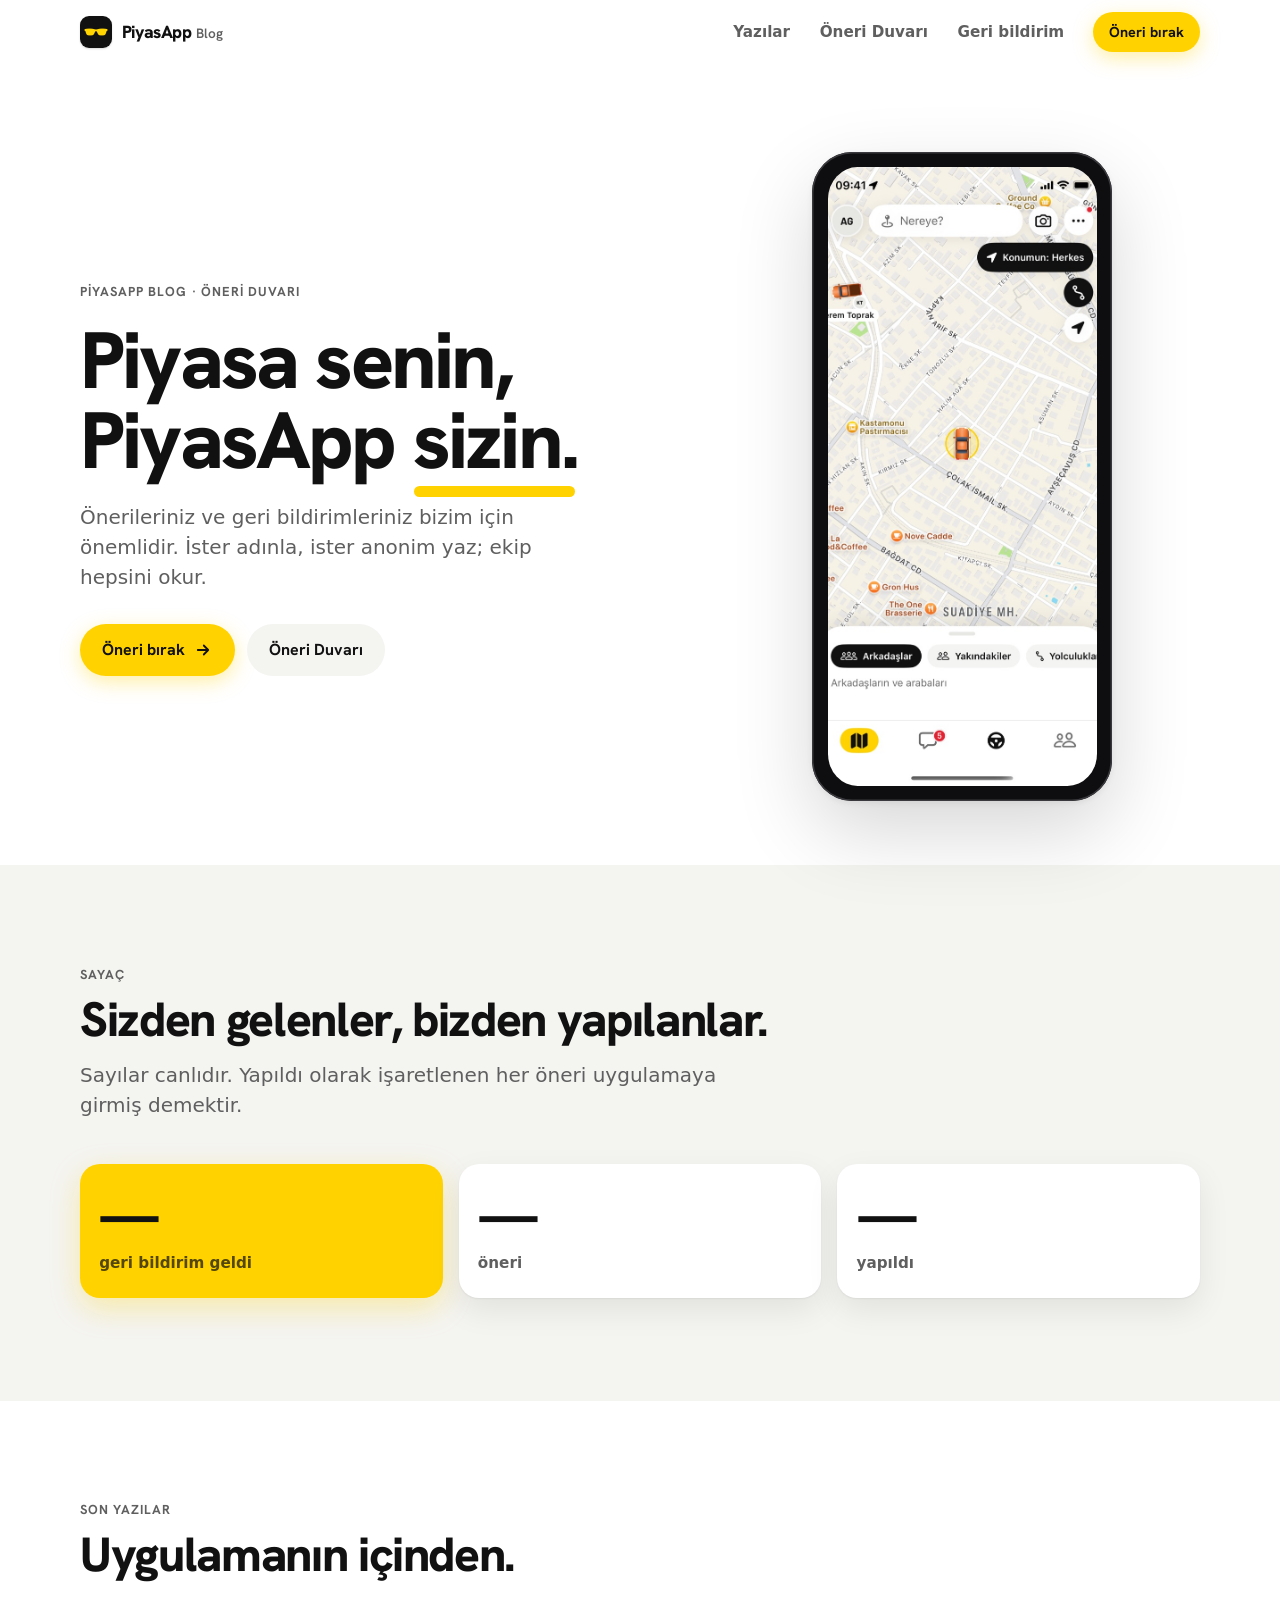
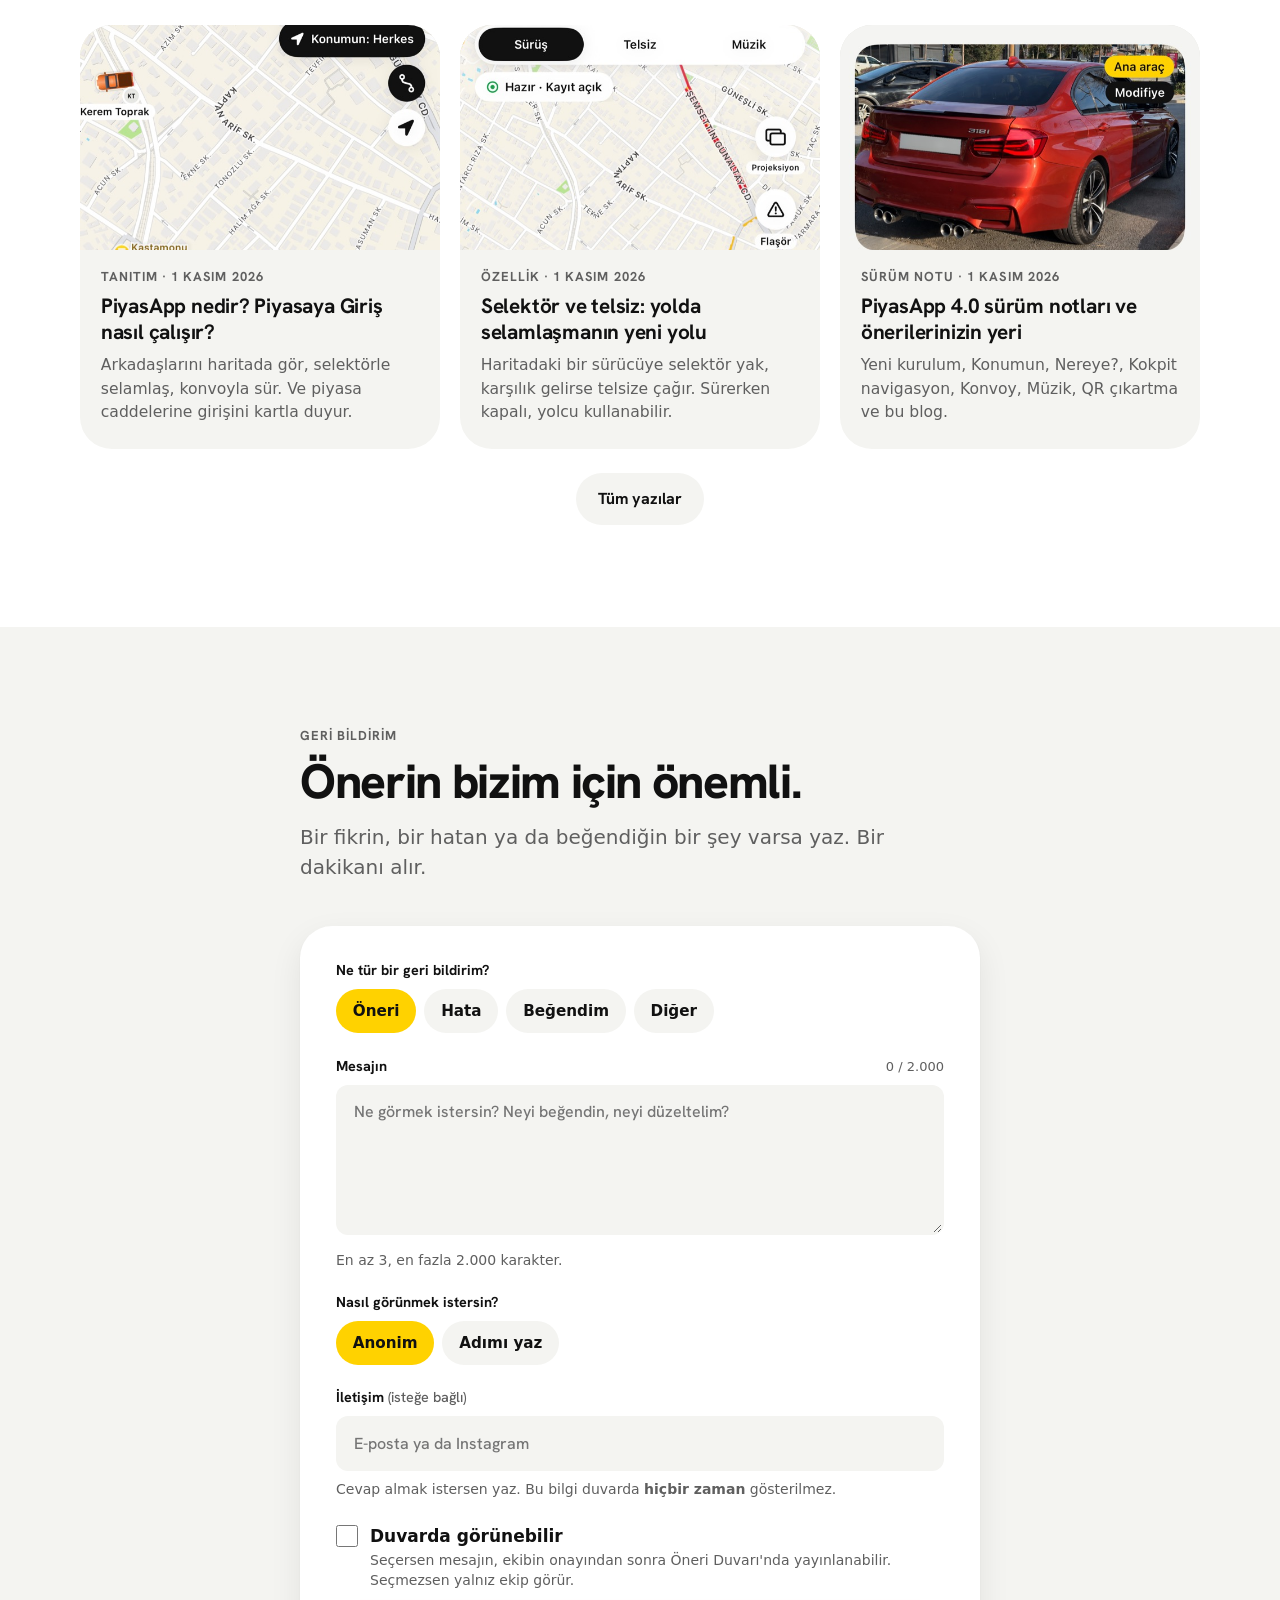
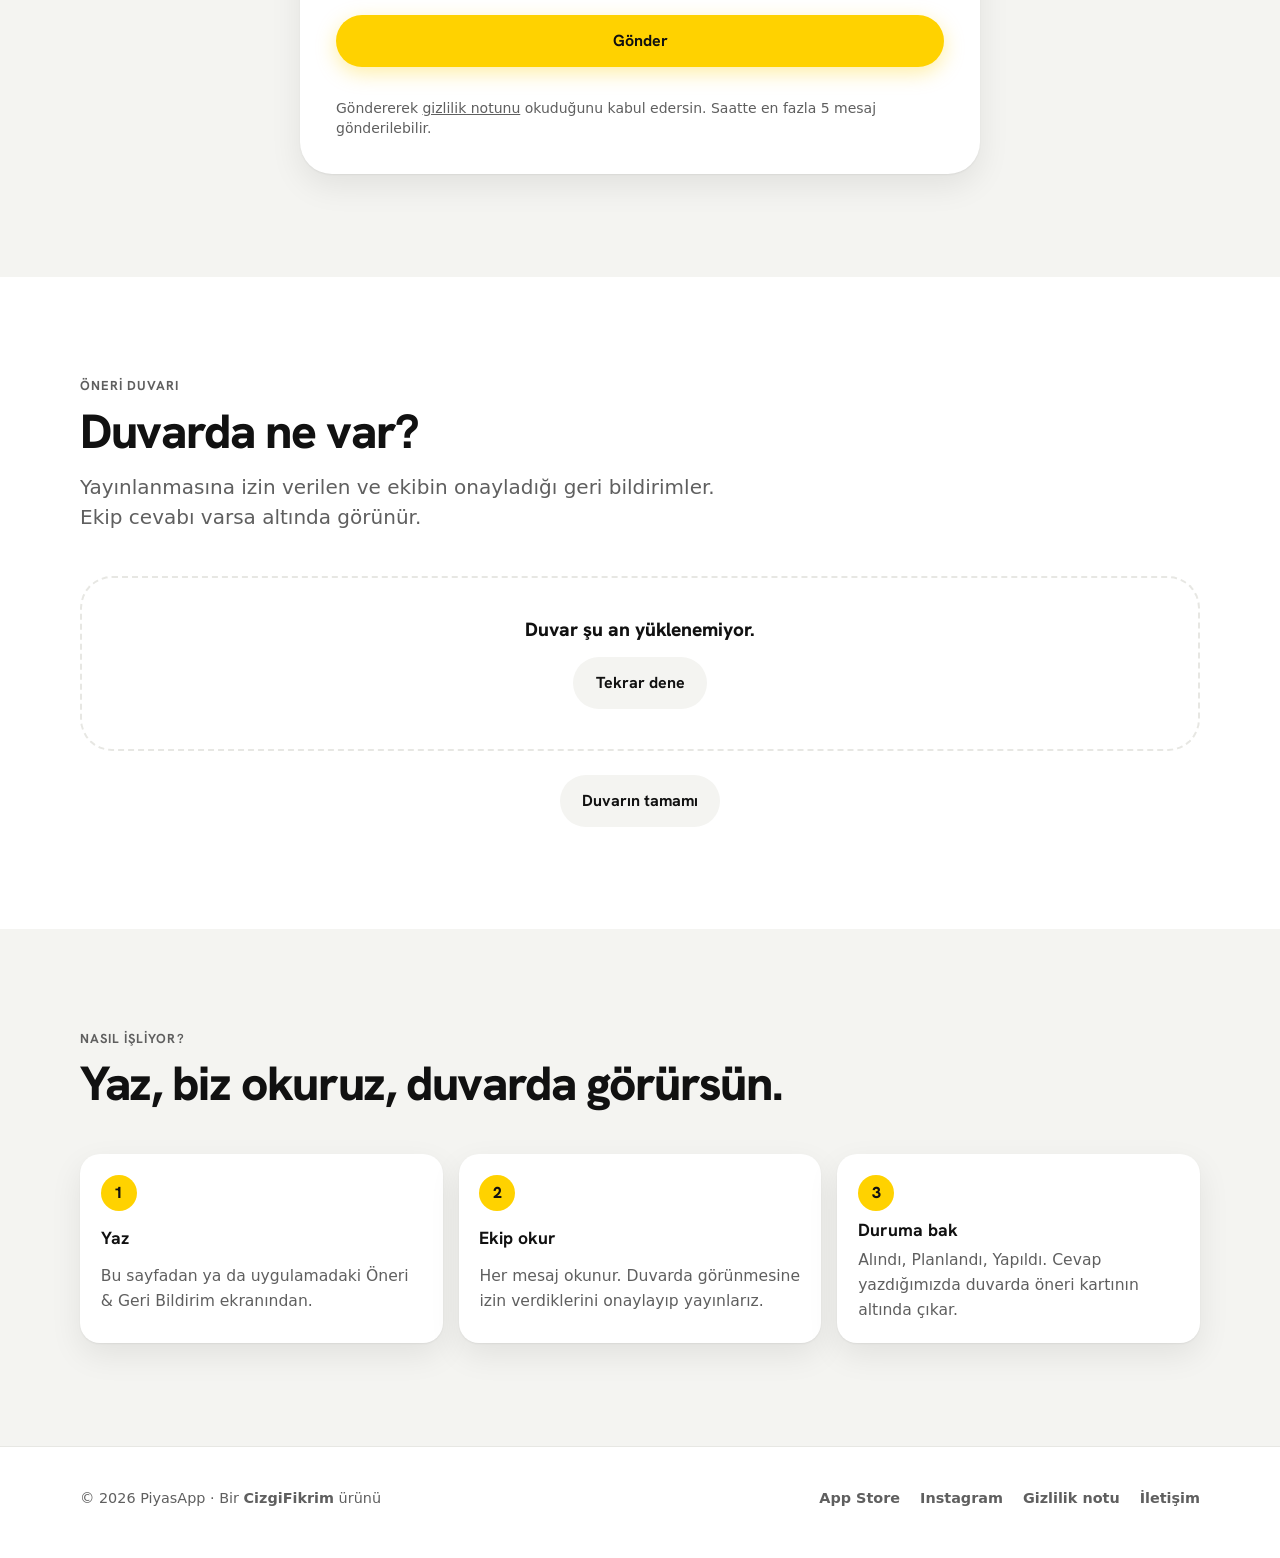
<file: index.html>
<!DOCTYPE html>
<html lang="tr">
<head>
<meta charset="UTF-8">
<meta name="viewport" content="width=device-width, initial-scale=1, viewport-fit=cover">
<title>PiyasApp Blog · Önerin bizim için önemli</title>
<meta name="description" content="PiyasApp&#x27;e öneri ve geri bildirim bırak. İster adınla, ister anonim. Öneri Duvarı, sayaç ve uygulamadan yazılar.">
<link rel="canonical" href="https://piyasapp.cizgifikrim.net/">
<meta property="og:type" content="website">
<meta property="og:site_name" content="PiyasApp Blog">
<meta property="og:locale" content="tr_TR">
<meta property="og:title" content="PiyasApp Blog · Önerin bizim için önemli">
<meta property="og:description" content="PiyasApp&#x27;e öneri ve geri bildirim bırak. İster adınla, ister anonim. Öneri Duvarı, sayaç ve uygulamadan yazılar.">
<meta property="og:url" content="https://piyasapp.cizgifikrim.net/">
<meta property="og:image" content="https://piyasapp.cizgifikrim.net/assets/img/og.jpg">
<meta name="twitter:card" content="summary_large_image">
<meta name="theme-color" content="#FFFFFF" media="(prefers-color-scheme: light)">
<meta name="theme-color" content="#0B0B0C" media="(prefers-color-scheme: dark)">
<link rel="icon" href="/assets/img/ikon.png" type="image/png">
<link rel="apple-touch-icon" href="/assets/img/ikon.png">
<link rel="preload" href="/assets/fonts/hanken-grotesk-latin.woff2" as="font" type="font/woff2" crossorigin>
<link rel="stylesheet" href="/css/stil.css">
</head>
<body>
<a class="atla" href="#icerik">İçeriğe geç</a>
<header class="ustcubuk" id="ustcubuk">
  <div class="sar">
    <a class="marka" href="/"><img src="/assets/img/ikon.png" alt="" width="32" height="32"><span>PiyasApp <small>Blog</small></span></a>
    <nav class="menu" aria-label="Ana menü"><a href="/yazilar/">Yazılar</a><a href="/duvar/">Öneri Duvarı</a><a href="/geri-bildirim/">Geri bildirim</a></nav>
    <a class="dugme dugme-sari" href="/geri-bildirim/">Öneri bırak</a>
  </div>
</header>
<main id="icerik">

<section class="kahraman">
  <div class="sar">
    <div class="metin-kol">
      <span class="ust">PiyasApp Blog · Öneri Duvarı</span>
      <h1>Piyasa senin, PiyasApp <mark>sizin.</mark></h1>
      <p class="giris">Önerileriniz ve geri bildirimleriniz bizim için önemlidir. İster adınla, ister anonim yaz; ekip hepsini okur.</p>
      <div class="eylemler">
        <a class="dugme dugme-sari" href="/geri-bildirim/">Öneri bırak <svg viewBox="0 0 24 24" fill="none" stroke="currentColor" stroke-width="2.4" stroke-linecap="round" stroke-linejoin="round" aria-hidden="true"><path d="M5 12h14M13 6l6 6-6 6"/></svg></a>
        <a class="dugme dugme-hafif" href="/duvar/">Öneri Duvarı</a>
      </div>
      <p class="sayac-satir" id="sayacSatir" hidden></p>
    </div>
    <div class="sahne" aria-hidden="true"><div class="telefon"><img src="/assets/img/harita.jpg" alt="" width="1170" height="2532" fetchpriority="high"></div></div>
  </div>
</section>

<section class="bolum ton" aria-labelledby="sayacBaslik">
  <div class="sar">
    <div class="bolum-baslik"><span class="ust">Sayaç</span><h2 id="sayacBaslik">Sizden gelenler, bizden yapılanlar.</h2>
    <p class="giris">Sayılar canlıdır. Yapıldı olarak işaretlenen her öneri uygulamaya girmiş demektir.</p></div>
    <div class="sayac-kartlar belir">
  <div class="sayac-kart sari" data-sayac="toplam"><b>—</b><span>geri bildirim geldi</span></div>
  <div class="sayac-kart" data-sayac="oneri"><b>—</b><span>öneri</span></div>
  <div class="sayac-kart" data-sayac="yapildi"><b>—</b><span>yapıldı</span></div>
</div>
  </div>
</section>

<section class="bolum" aria-labelledby="yaziBaslik">
  <div class="sar">
    <div class="bolum-baslik"><span class="ust">Son yazılar</span><h2 id="yaziBaslik">Uygulamanın içinden.</h2></div>
    <div class="yazilar"><a class="yazi-kart belir" href="/yazilar/piyasapp-nedir/">
  <div class="gorsel"><img src="/assets/img/harita.jpg" alt="" loading="lazy" width="560" height="350"></div>
  <div class="govde"><span class="ust">Tanıtım · 1 Kasım 2026</span><h3>PiyasApp nedir? Piyasaya Giriş nasıl çalışır?</h3><p>Arkadaşlarını haritada gör, selektörle selamlaş, konvoyla sür. Ve piyasa caddelerine girişini kartla duyur.</p></div>
</a><a class="yazi-kart belir" href="/yazilar/selektor-ve-telsiz/">
  <div class="gorsel"><img src="/assets/img/kokpit.jpg" alt="" loading="lazy" width="560" height="350"></div>
  <div class="govde"><span class="ust">Özellik · 1 Kasım 2026</span><h3>Selektör ve telsiz: yolda selamlaşmanın yeni yolu</h3><p>Haritadaki bir sürücüye selektör yak, karşılık gelirse telsize çağır. Sürerken kapalı, yolcu kullanabilir.</p></div>
</a><a class="yazi-kart belir" href="/yazilar/4-0-surum-notlari/">
  <div class="gorsel"><img src="/assets/img/garaj.jpg" alt="" loading="lazy" width="560" height="350"></div>
  <div class="govde"><span class="ust">Sürüm notu · 1 Kasım 2026</span><h3>PiyasApp 4.0 sürüm notları ve önerilerinizin yeri</h3><p>Yeni kurulum, Konumun, Nereye?, Kokpit navigasyon, Konvoy, Müzik, QR çıkartma ve bu blog.</p></div>
</a></div>
    <div class="duvar-alt"><a class="dugme dugme-hafif" href="/yazilar/">Tüm yazılar</a></div>
  </div>
</section>

<section class="bolum ton" id="oner" aria-labelledby="formBaslik">
  <div class="oku">
    <div class="bolum-baslik"><span class="ust">Geri bildirim</span><h2 id="formBaslik">Önerin bizim için önemli.</h2>
    <p class="giris">Bir fikrin, bir hatan ya da beğendiğin bir şey varsa yaz. Bir dakikanı alır.</p></div>
    <div class="form-kart belir">
  <form id="gbForm" novalidate>
    <fieldset>
      <legend>Ne tür bir geri bildirim?</legend>
      <div class="cipler">
        <label class="cip"><input type="radio" name="tur" value="oneri" checked><span>Öneri</span></label>
        <label class="cip"><input type="radio" name="tur" value="hata"><span>Hata</span></label>
        <label class="cip"><input type="radio" name="tur" value="begeni"><span>Beğendim</span></label>
        <label class="cip"><input type="radio" name="tur" value="diger"><span>Diğer</span></label>
      </div>
    </fieldset>
    <div>
      <div class="alan-satir"><label class="etiket" for="gbMesaj">Mesajın</label><span class="sayim" id="gbSayim" aria-live="off">0 / 2.000</span></div>
      <textarea id="gbMesaj" name="mesaj" maxlength="2400" placeholder="Ne görmek istersin? Neyi beğendin, neyi düzeltelim?" required aria-describedby="gbMesajIpucu"></textarea>
      <p class="ipucu" id="gbMesajIpucu">En az 3, en fazla 2.000 karakter.</p>
    </div>
    <fieldset class="kimlik">
      <legend>Nasıl görünmek istersin?</legend>
      <div class="cipler">
        <label class="cip"><input type="radio" name="kimlik" value="anonim" checked><span>Anonim</span></label>
        <label class="cip"><input type="radio" name="kimlik" value="ad"><span>Adımı yaz</span></label>
      </div>
      <div id="gbAdKap" hidden>
        <label class="etiket" for="gbAd">Adın ya da kullanıcı adın</label>
        <input class="alan" id="gbAd" name="ad" maxlength="40" autocomplete="nickname" placeholder="En fazla 40 karakter">
      </div>
    </fieldset>
    <div>
      <label class="etiket" for="gbIletisim">İletişim <span style="font-weight:500;color:var(--metin2)">(isteğe bağlı)</span></label>
      <input class="alan" id="gbIletisim" name="iletisim" maxlength="120" autocomplete="email" placeholder="E-posta ya da Instagram">
      <p class="ipucu">Cevap almak istersen yaz. Bu bilgi duvarda <b>hiçbir zaman</b> gösterilmez.</p>
    </div>
    <label class="izin">
      <input type="checkbox" name="izin" id="gbIzin">
      <div><b>Duvarda görünebilir</b><span>Seçersen mesajın, ekibin onayından sonra Öneri Duvarı'nda yayınlanabilir. Seçmezsen yalnız ekip görür.</span></div>
    </label>
    <div class="bal" aria-hidden="true"><label>Bu alanı boş bırak <input type="text" id="gbBal" name="website" tabindex="-1" autocomplete="off"></label></div>
    <div id="gbDurum" class="durum" aria-live="polite"></div>
    <button class="dugme dugme-sari" type="submit" id="gbGonder">Gönder</button>
    <p class="ipucu">Göndererek <a href="/gizlilik/">gizlilik notunu</a> okuduğunu kabul edersin. Saatte en fazla 5 mesaj gönderilebilir.</p>
  </form>
</div>
  </div>
</section>

<section class="bolum" id="duvarBolum" aria-labelledby="duvarBaslik">
  <div class="sar">
    <div class="bolum-baslik"><span class="ust">Öneri Duvarı</span><h2 id="duvarBaslik">Duvarda ne var?</h2>
    <p class="giris">Yayınlanmasına izin verilen ve ekibin onayladığı geri bildirimler. Ekip cevabı varsa altında görünür.</p></div>
    <div class="duvar" id="duvar" data-limit="6" aria-live="polite"></div>
    <div class="duvar-alt"><a class="dugme dugme-hafif" href="/duvar/">Duvarın tamamı</a></div>
  </div>
</section>

<section class="bolum ton" aria-labelledby="adimBaslik">
  <div class="sar">
    <div class="bolum-baslik"><span class="ust">Nasıl işliyor?</span><h2 id="adimBaslik">Yaz, biz okuruz, duvarda görürsün.</h2></div>
    <ol class="adimlar belir">
      <li><b>Yaz</b><span>Bu sayfadan ya da uygulamadaki Öneri &amp; Geri Bildirim ekranından.</span></li>
      <li><b>Ekip okur</b><span>Her mesaj okunur. Duvarda görünmesine izin verdiklerini onaylayıp yayınlarız.</span></li>
      <li><b>Duruma bak</b><span>Alındı, Planlandı, Yapıldı. Cevap yazdığımızda duvarda öneri kartının altında çıkar.</span></li>
    </ol>
  </div>
</section>

</main>
<footer>
  <div class="sar">
    <span>© 2026 PiyasApp · Bir <a href="https://cizgifikrim.net/tr/index.html">CizgiFikrim</a> ürünü</span>
    <nav aria-label="Alt bağlantılar">
      <a href="https://apps.apple.com/tr/app/id6786390358">App Store</a>
      <a href="https://www.instagram.com/piyasapp_/">Instagram</a>
      <a href="/gizlilik/">Gizlilik notu</a>
      <a href="mailto:dovicinshop@gmail.com">İletişim</a>
    </nav>
  </div>
</footer>
<script src="/js/app.js" defer></script>
</body>
</html>
</file>
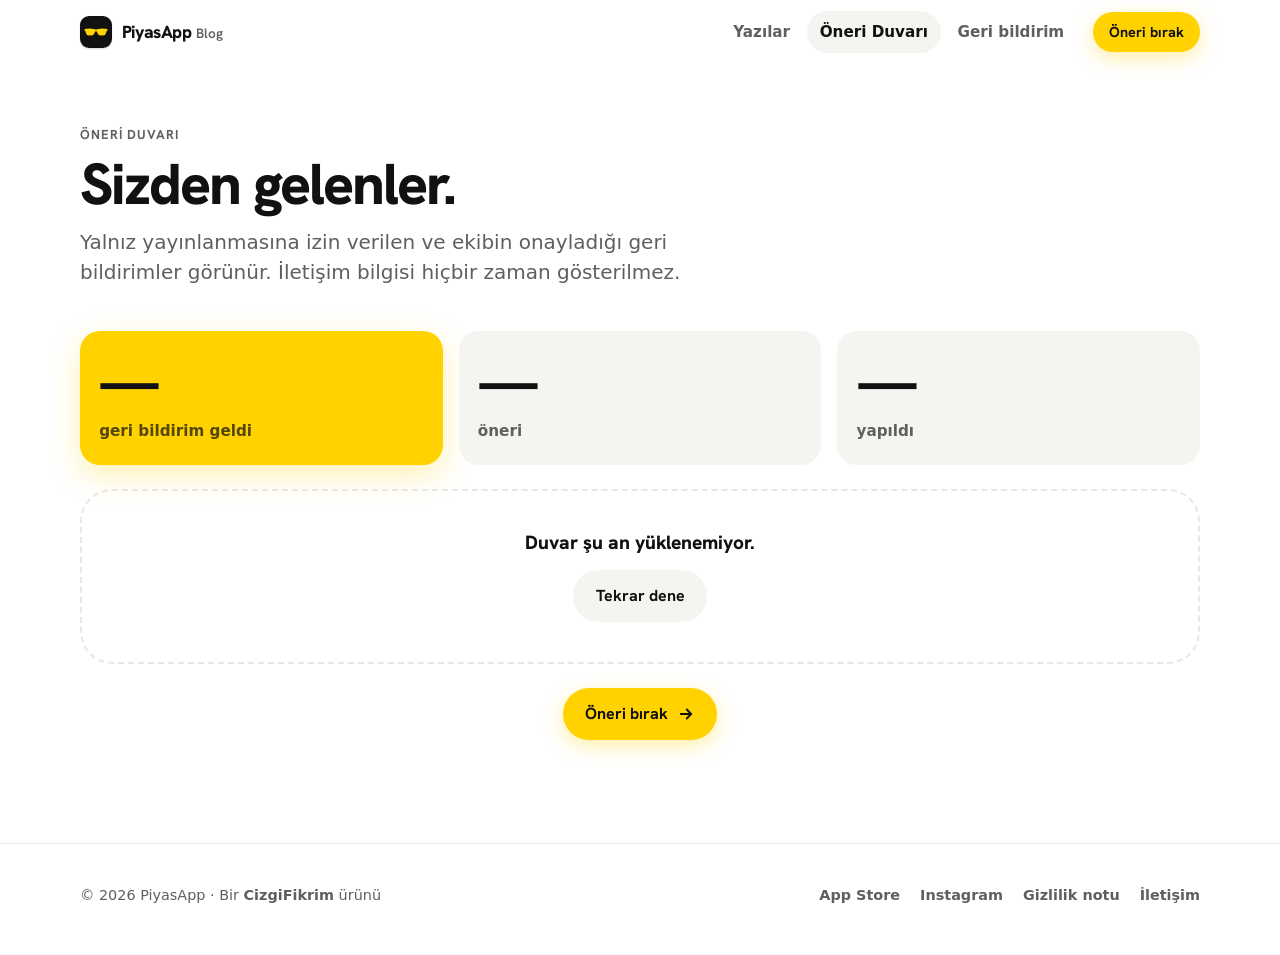
<file: duvar/index.html>
<!DOCTYPE html>
<html lang="tr">
<head>
<meta charset="UTF-8">
<meta name="viewport" content="width=device-width, initial-scale=1, viewport-fit=cover">
<title>Öneri Duvarı · PiyasApp Blog</title>
<meta name="description" content="PiyasApp kullanıcılarının yayınlanmasına izin verdiği öneriler ve ekibin cevapları.">
<link rel="canonical" href="https://piyasapp.cizgifikrim.net/duvar/">
<meta property="og:type" content="website">
<meta property="og:site_name" content="PiyasApp Blog">
<meta property="og:locale" content="tr_TR">
<meta property="og:title" content="Öneri Duvarı · PiyasApp Blog">
<meta property="og:description" content="PiyasApp kullanıcılarının yayınlanmasına izin verdiği öneriler ve ekibin cevapları.">
<meta property="og:url" content="https://piyasapp.cizgifikrim.net/duvar/">
<meta property="og:image" content="https://piyasapp.cizgifikrim.net/assets/img/og.jpg">
<meta name="twitter:card" content="summary_large_image">
<meta name="theme-color" content="#FFFFFF" media="(prefers-color-scheme: light)">
<meta name="theme-color" content="#0B0B0C" media="(prefers-color-scheme: dark)">
<link rel="icon" href="/assets/img/ikon.png" type="image/png">
<link rel="apple-touch-icon" href="/assets/img/ikon.png">
<link rel="preload" href="/assets/fonts/hanken-grotesk-latin.woff2" as="font" type="font/woff2" crossorigin>
<link rel="stylesheet" href="/css/stil.css">
</head>
<body>
<a class="atla" href="#icerik">İçeriğe geç</a>
<header class="ustcubuk" id="ustcubuk">
  <div class="sar">
    <a class="marka" href="/"><img src="/assets/img/ikon.png" alt="" width="32" height="32"><span>PiyasApp <small>Blog</small></span></a>
    <nav class="menu" aria-label="Ana menü"><a href="/yazilar/">Yazılar</a><a href="/duvar/" aria-current="page">Öneri Duvarı</a><a href="/geri-bildirim/">Geri bildirim</a></nav>
    <a class="dugme dugme-sari" href="/geri-bildirim/">Öneri bırak</a>
  </div>
</header>
<main id="icerik">
<section class="bolum" style="padding-top:clamp(2rem,6vw,4rem)">
  <div class="sar">
    <div class="bolum-baslik"><span class="ust">Öneri Duvarı</span><h1 style="font-size:clamp(2.2rem,6vw,3.6rem)">Sizden gelenler.</h1>
    <p class="giris">Yalnız yayınlanmasına izin verilen ve ekibin onayladığı geri bildirimler görünür. İletişim bilgisi hiçbir zaman gösterilmez.</p></div>
    <div class="sayac-kartlar belir">
  <div class="sayac-kart sari" data-sayac="toplam"><b>—</b><span>geri bildirim geldi</span></div>
  <div class="sayac-kart" data-sayac="oneri"><b>—</b><span>öneri</span></div>
  <div class="sayac-kart" data-sayac="yapildi"><b>—</b><span>yapıldı</span></div>
</div>
    <div style="height:1.5rem"></div>
    <div class="duvar" id="duvar" data-limit="50" aria-live="polite"></div>
    <div class="duvar-alt"><a class="dugme dugme-sari" href="/geri-bildirim/">Öneri bırak <svg viewBox="0 0 24 24" fill="none" stroke="currentColor" stroke-width="2.4" stroke-linecap="round" stroke-linejoin="round" aria-hidden="true"><path d="M5 12h14M13 6l6 6-6 6"/></svg></a></div>
  </div>
</section>
</main>
<footer>
  <div class="sar">
    <span>© 2026 PiyasApp · Bir <a href="https://cizgifikrim.net/tr/index.html">CizgiFikrim</a> ürünü</span>
    <nav aria-label="Alt bağlantılar">
      <a href="https://apps.apple.com/tr/app/id6786390358">App Store</a>
      <a href="https://www.instagram.com/piyasapp_/">Instagram</a>
      <a href="/gizlilik/">Gizlilik notu</a>
      <a href="mailto:dovicinshop@gmail.com">İletişim</a>
    </nav>
  </div>
</footer>
<script src="/js/app.js" defer></script>
</body>
</html>
</file>
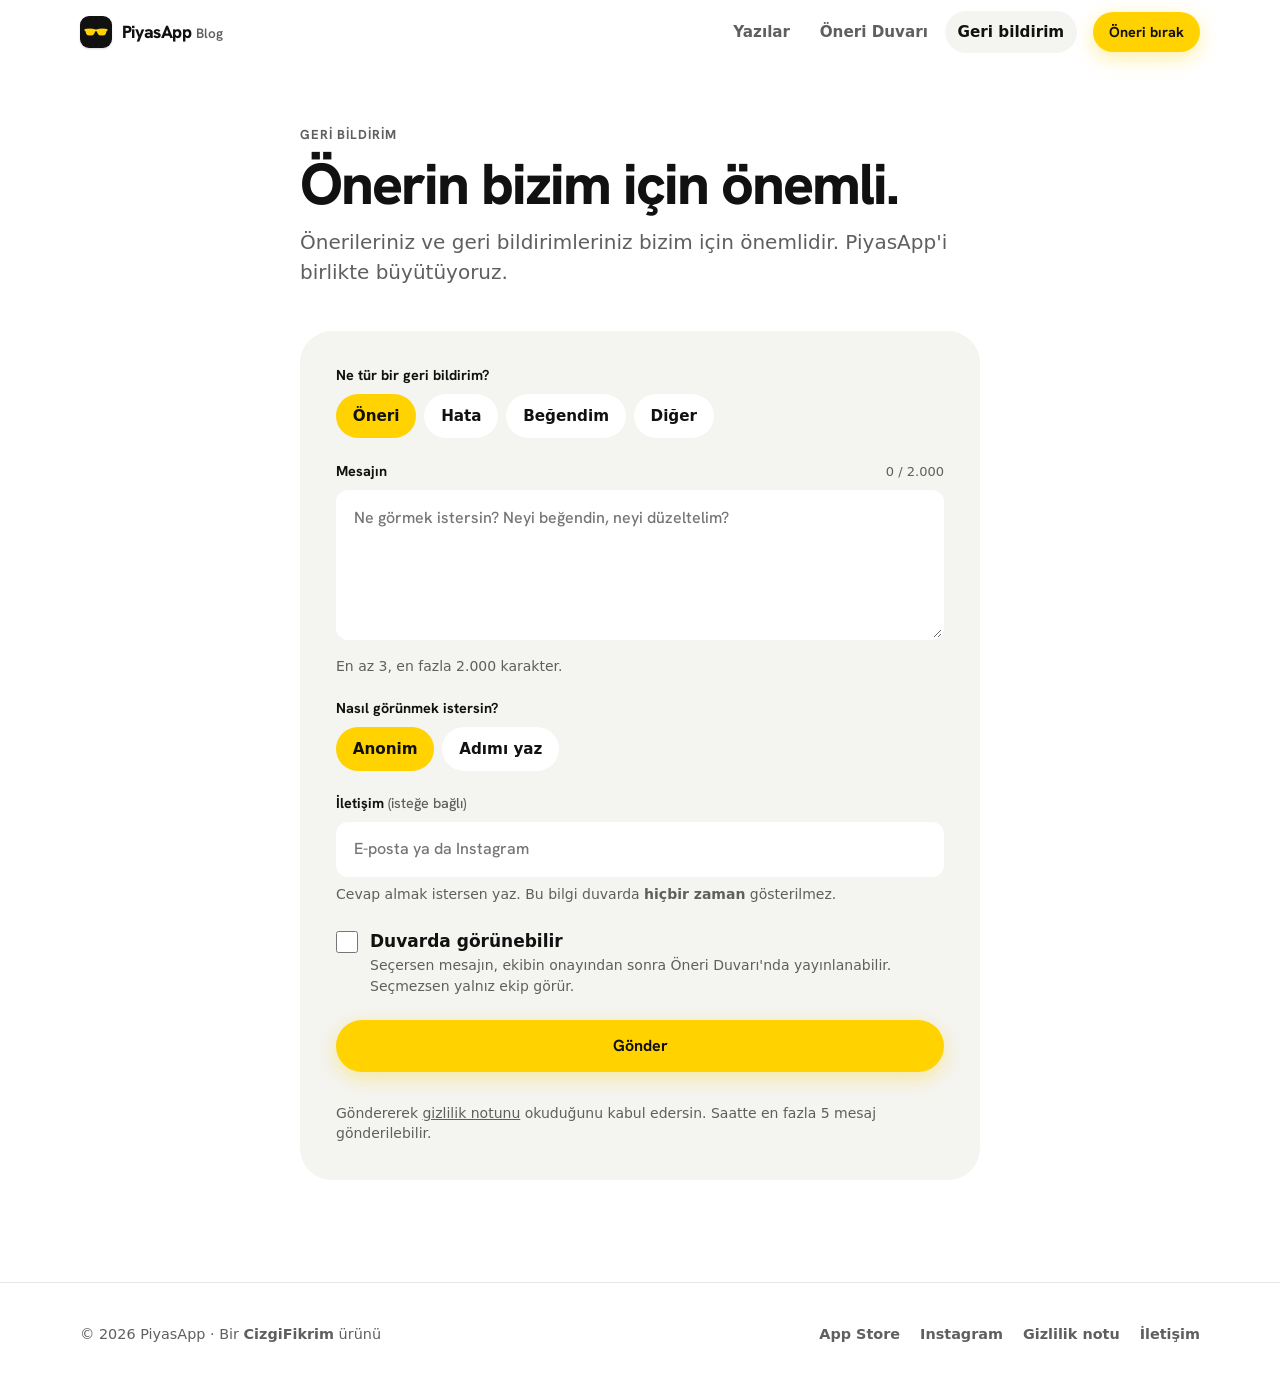
<file: geri-bildirim/index.html>
<!DOCTYPE html>
<html lang="tr">
<head>
<meta charset="UTF-8">
<meta name="viewport" content="width=device-width, initial-scale=1, viewport-fit=cover">
<title>Geri bildirim · PiyasApp Blog</title>
<meta name="description" content="PiyasApp&#x27;e öneri, hata bildirimi ya da beğeni gönder. Anonim ya da adınla.">
<link rel="canonical" href="https://piyasapp.cizgifikrim.net/geri-bildirim/">
<meta property="og:type" content="website">
<meta property="og:site_name" content="PiyasApp Blog">
<meta property="og:locale" content="tr_TR">
<meta property="og:title" content="Geri bildirim · PiyasApp Blog">
<meta property="og:description" content="PiyasApp&#x27;e öneri, hata bildirimi ya da beğeni gönder. Anonim ya da adınla.">
<meta property="og:url" content="https://piyasapp.cizgifikrim.net/geri-bildirim/">
<meta property="og:image" content="https://piyasapp.cizgifikrim.net/assets/img/og.jpg">
<meta name="twitter:card" content="summary_large_image">
<meta name="theme-color" content="#FFFFFF" media="(prefers-color-scheme: light)">
<meta name="theme-color" content="#0B0B0C" media="(prefers-color-scheme: dark)">
<link rel="icon" href="/assets/img/ikon.png" type="image/png">
<link rel="apple-touch-icon" href="/assets/img/ikon.png">
<link rel="preload" href="/assets/fonts/hanken-grotesk-latin.woff2" as="font" type="font/woff2" crossorigin>
<link rel="stylesheet" href="/css/stil.css">
</head>
<body>
<a class="atla" href="#icerik">İçeriğe geç</a>
<header class="ustcubuk" id="ustcubuk">
  <div class="sar">
    <a class="marka" href="/"><img src="/assets/img/ikon.png" alt="" width="32" height="32"><span>PiyasApp <small>Blog</small></span></a>
    <nav class="menu" aria-label="Ana menü"><a href="/yazilar/">Yazılar</a><a href="/duvar/">Öneri Duvarı</a><a href="/geri-bildirim/" aria-current="page">Geri bildirim</a></nav>
    <a class="dugme dugme-sari" href="/geri-bildirim/">Öneri bırak</a>
  </div>
</header>
<main id="icerik">
<section class="bolum" style="padding-top:clamp(2rem,6vw,4rem)">
  <div class="oku">
    <div class="bolum-baslik"><span class="ust">Geri bildirim</span><h1 style="font-size:clamp(2.2rem,6vw,3.6rem)">Önerin bizim için önemli.</h1>
    <p class="giris">Önerileriniz ve geri bildirimleriniz bizim için önemlidir. PiyasApp'i birlikte büyütüyoruz.</p></div>
    <div class="form-kart belir">
  <form id="gbForm" novalidate>
    <fieldset>
      <legend>Ne tür bir geri bildirim?</legend>
      <div class="cipler">
        <label class="cip"><input type="radio" name="tur" value="oneri" checked><span>Öneri</span></label>
        <label class="cip"><input type="radio" name="tur" value="hata"><span>Hata</span></label>
        <label class="cip"><input type="radio" name="tur" value="begeni"><span>Beğendim</span></label>
        <label class="cip"><input type="radio" name="tur" value="diger"><span>Diğer</span></label>
      </div>
    </fieldset>
    <div>
      <div class="alan-satir"><label class="etiket" for="gbMesaj">Mesajın</label><span class="sayim" id="gbSayim" aria-live="off">0 / 2.000</span></div>
      <textarea id="gbMesaj" name="mesaj" maxlength="2400" placeholder="Ne görmek istersin? Neyi beğendin, neyi düzeltelim?" required aria-describedby="gbMesajIpucu"></textarea>
      <p class="ipucu" id="gbMesajIpucu">En az 3, en fazla 2.000 karakter.</p>
    </div>
    <fieldset class="kimlik">
      <legend>Nasıl görünmek istersin?</legend>
      <div class="cipler">
        <label class="cip"><input type="radio" name="kimlik" value="anonim" checked><span>Anonim</span></label>
        <label class="cip"><input type="radio" name="kimlik" value="ad"><span>Adımı yaz</span></label>
      </div>
      <div id="gbAdKap" hidden>
        <label class="etiket" for="gbAd">Adın ya da kullanıcı adın</label>
        <input class="alan" id="gbAd" name="ad" maxlength="40" autocomplete="nickname" placeholder="En fazla 40 karakter">
      </div>
    </fieldset>
    <div>
      <label class="etiket" for="gbIletisim">İletişim <span style="font-weight:500;color:var(--metin2)">(isteğe bağlı)</span></label>
      <input class="alan" id="gbIletisim" name="iletisim" maxlength="120" autocomplete="email" placeholder="E-posta ya da Instagram">
      <p class="ipucu">Cevap almak istersen yaz. Bu bilgi duvarda <b>hiçbir zaman</b> gösterilmez.</p>
    </div>
    <label class="izin">
      <input type="checkbox" name="izin" id="gbIzin">
      <div><b>Duvarda görünebilir</b><span>Seçersen mesajın, ekibin onayından sonra Öneri Duvarı'nda yayınlanabilir. Seçmezsen yalnız ekip görür.</span></div>
    </label>
    <div class="bal" aria-hidden="true"><label>Bu alanı boş bırak <input type="text" id="gbBal" name="website" tabindex="-1" autocomplete="off"></label></div>
    <div id="gbDurum" class="durum" aria-live="polite"></div>
    <button class="dugme dugme-sari" type="submit" id="gbGonder">Gönder</button>
    <p class="ipucu">Göndererek <a href="/gizlilik/">gizlilik notunu</a> okuduğunu kabul edersin. Saatte en fazla 5 mesaj gönderilebilir.</p>
  </form>
</div>
  </div>
</section>
</main>
<footer>
  <div class="sar">
    <span>© 2026 PiyasApp · Bir <a href="https://cizgifikrim.net/tr/index.html">CizgiFikrim</a> ürünü</span>
    <nav aria-label="Alt bağlantılar">
      <a href="https://apps.apple.com/tr/app/id6786390358">App Store</a>
      <a href="https://www.instagram.com/piyasapp_/">Instagram</a>
      <a href="/gizlilik/">Gizlilik notu</a>
      <a href="mailto:dovicinshop@gmail.com">İletişim</a>
    </nav>
  </div>
</footer>
<script src="/js/app.js" defer></script>
</body>
</html>
</file>
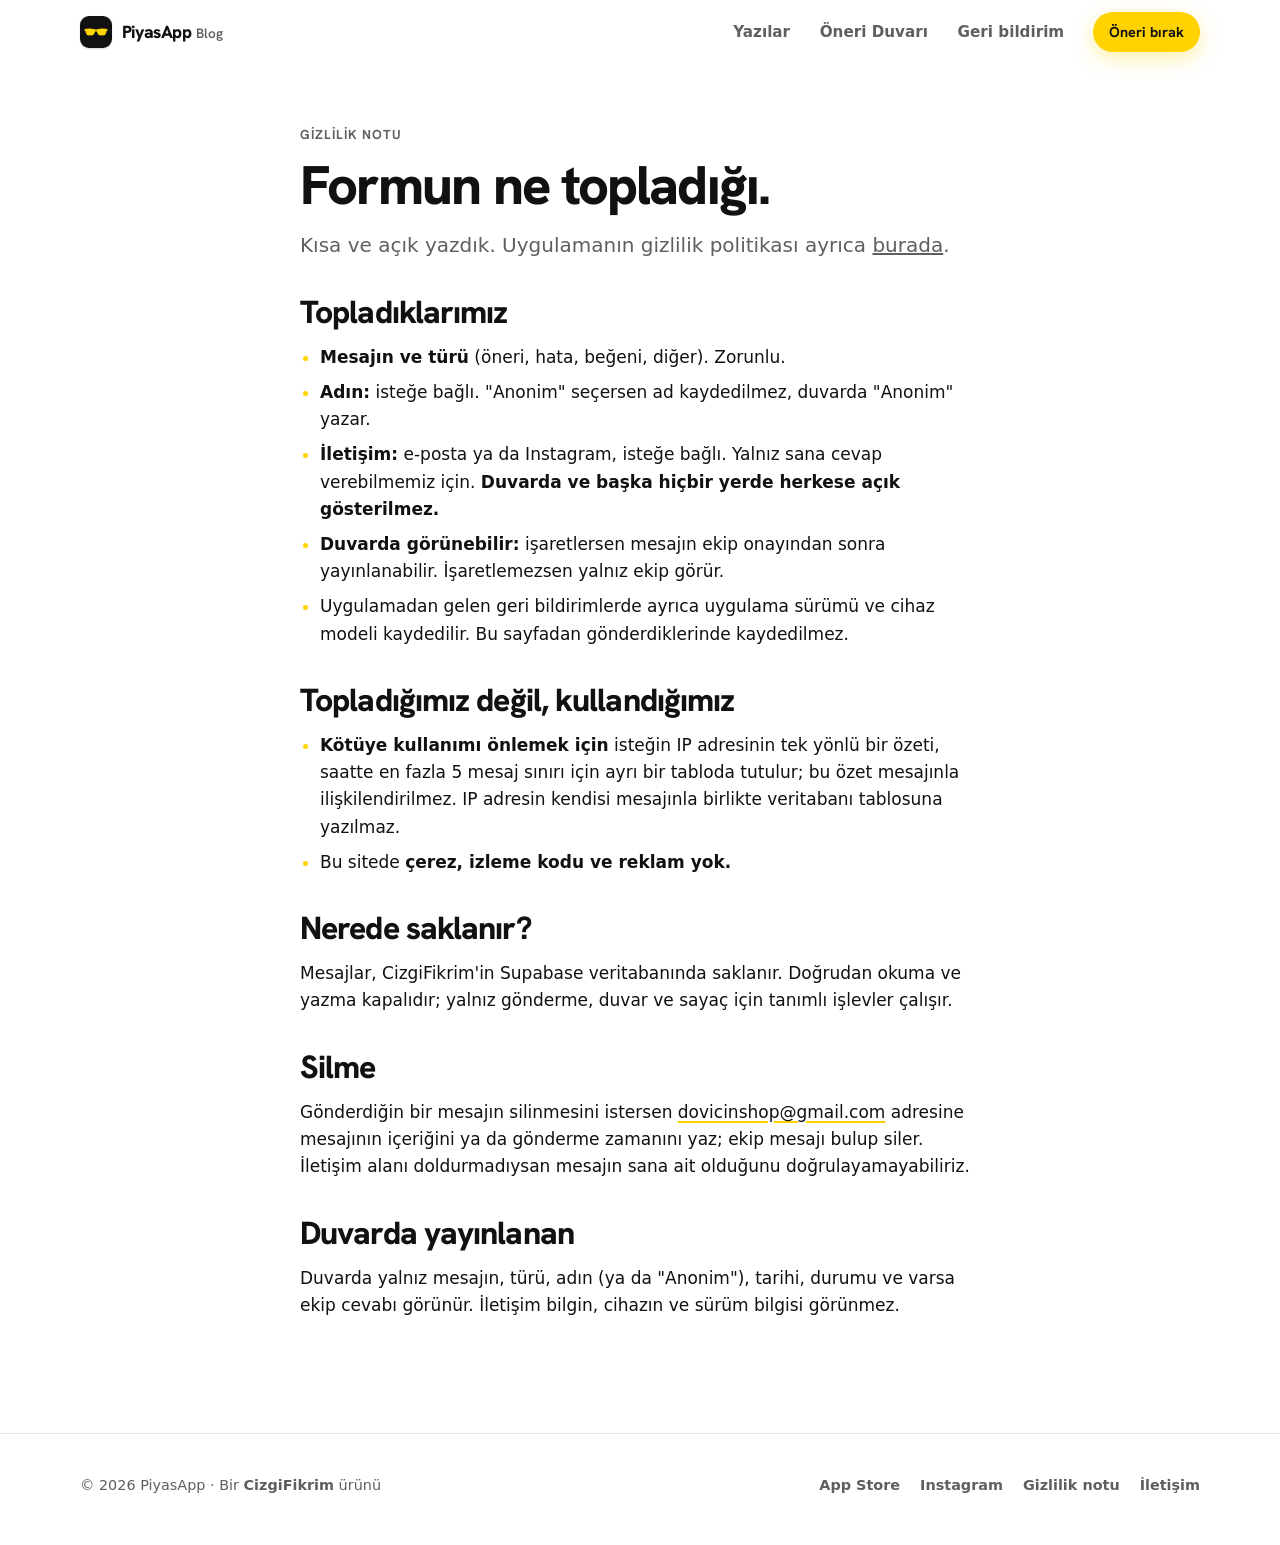
<file: gizlilik/index.html>
<!DOCTYPE html>
<html lang="tr">
<head>
<meta charset="UTF-8">
<meta name="viewport" content="width=device-width, initial-scale=1, viewport-fit=cover">
<title>Gizlilik notu · PiyasApp Blog</title>
<meta name="description" content="Geri bildirim formunun ne topladığı, nerede saklandığı ve duvarda neyin görüneceği.">
<link rel="canonical" href="https://piyasapp.cizgifikrim.net/gizlilik/">
<meta property="og:type" content="website">
<meta property="og:site_name" content="PiyasApp Blog">
<meta property="og:locale" content="tr_TR">
<meta property="og:title" content="Gizlilik notu · PiyasApp Blog">
<meta property="og:description" content="Geri bildirim formunun ne topladığı, nerede saklandığı ve duvarda neyin görüneceği.">
<meta property="og:url" content="https://piyasapp.cizgifikrim.net/gizlilik/">
<meta property="og:image" content="https://piyasapp.cizgifikrim.net/assets/img/og.jpg">
<meta name="twitter:card" content="summary_large_image">
<meta name="theme-color" content="#FFFFFF" media="(prefers-color-scheme: light)">
<meta name="theme-color" content="#0B0B0C" media="(prefers-color-scheme: dark)">
<link rel="icon" href="/assets/img/ikon.png" type="image/png">
<link rel="apple-touch-icon" href="/assets/img/ikon.png">
<link rel="preload" href="/assets/fonts/hanken-grotesk-latin.woff2" as="font" type="font/woff2" crossorigin>
<link rel="stylesheet" href="/css/stil.css">
</head>
<body>
<a class="atla" href="#icerik">İçeriğe geç</a>
<header class="ustcubuk" id="ustcubuk">
  <div class="sar">
    <a class="marka" href="/"><img src="/assets/img/ikon.png" alt="" width="32" height="32"><span>PiyasApp <small>Blog</small></span></a>
    <nav class="menu" aria-label="Ana menü"><a href="/yazilar/">Yazılar</a><a href="/duvar/">Öneri Duvarı</a><a href="/geri-bildirim/">Geri bildirim</a></nav>
    <a class="dugme dugme-sari" href="/geri-bildirim/">Öneri bırak</a>
  </div>
</header>
<main id="icerik">
<article class="makale">
  <div class="oku"><header><span class="ust">Gizlilik notu</span><h1>Formun ne topladığı.</h1>
  <p class="giris">Kısa ve açık yazdık. Uygulamanın gizlilik politikası ayrıca <a href="https://cizgifikrim.net/piyasa/privacy.html">burada</a>.</p></header></div>
  <div class="oku metin">
<h2>Topladıklarımız</h2>
<ul>
  <li><b>Mesajın ve türü</b> (öneri, hata, beğeni, diğer). Zorunlu.</li>
  <li><b>Adın:</b> isteğe bağlı. "Anonim" seçersen ad kaydedilmez, duvarda "Anonim" yazar.</li>
  <li><b>İletişim:</b> e-posta ya da Instagram, isteğe bağlı. Yalnız sana cevap verebilmemiz için. <b>Duvarda ve başka hiçbir yerde herkese açık gösterilmez.</b></li>
  <li><b>Duvarda görünebilir:</b> işaretlersen mesajın ekip onayından sonra yayınlanabilir. İşaretlemezsen yalnız ekip görür.</li>
  <li>Uygulamadan gelen geri bildirimlerde ayrıca uygulama sürümü ve cihaz modeli kaydedilir. Bu sayfadan gönderdiklerinde kaydedilmez.</li>
</ul>
<h2>Topladığımız değil, kullandığımız</h2>
<ul>
  <li><b>Kötüye kullanımı önlemek için</b> isteğin IP adresinin tek yönlü bir özeti, saatte en fazla 5 mesaj sınırı için ayrı bir tabloda tutulur; bu özet mesajınla ilişkilendirilmez. IP adresin kendisi mesajınla birlikte veritabanı tablosuna yazılmaz.</li>
  <li>Bu sitede <b>çerez, izleme kodu ve reklam yok.</b></li>
</ul>
<h2>Nerede saklanır?</h2>
<p>Mesajlar, CizgiFikrim'in Supabase veritabanında saklanır. Doğrudan okuma ve yazma kapalıdır; yalnız gönderme, duvar ve sayaç için tanımlı işlevler çalışır.</p>
<h2>Silme</h2>
<p>Gönderdiğin bir mesajın silinmesini istersen <a href="mailto:dovicinshop@gmail.com">dovicinshop@gmail.com</a> adresine mesajının içeriğini ya da gönderme zamanını yaz; ekip mesajı bulup siler. İletişim alanı doldurmadıysan mesajın sana ait olduğunu doğrulayamayabiliriz.</p>
<h2>Duvarda yayınlanan</h2>
<p>Duvarda yalnız mesajın, türü, adın (ya da "Anonim"), tarihi, durumu ve varsa ekip cevabı görünür. İletişim bilgin, cihazın ve sürüm bilgisi görünmez.</p>
  </div>
</article>
</main>
<footer>
  <div class="sar">
    <span>© 2026 PiyasApp · Bir <a href="https://cizgifikrim.net/tr/index.html">CizgiFikrim</a> ürünü</span>
    <nav aria-label="Alt bağlantılar">
      <a href="https://apps.apple.com/tr/app/id6786390358">App Store</a>
      <a href="https://www.instagram.com/piyasapp_/">Instagram</a>
      <a href="/gizlilik/">Gizlilik notu</a>
      <a href="mailto:dovicinshop@gmail.com">İletişim</a>
    </nav>
  </div>
</footer>
<script src="/js/app.js" defer></script>
</body>
</html>
</file>
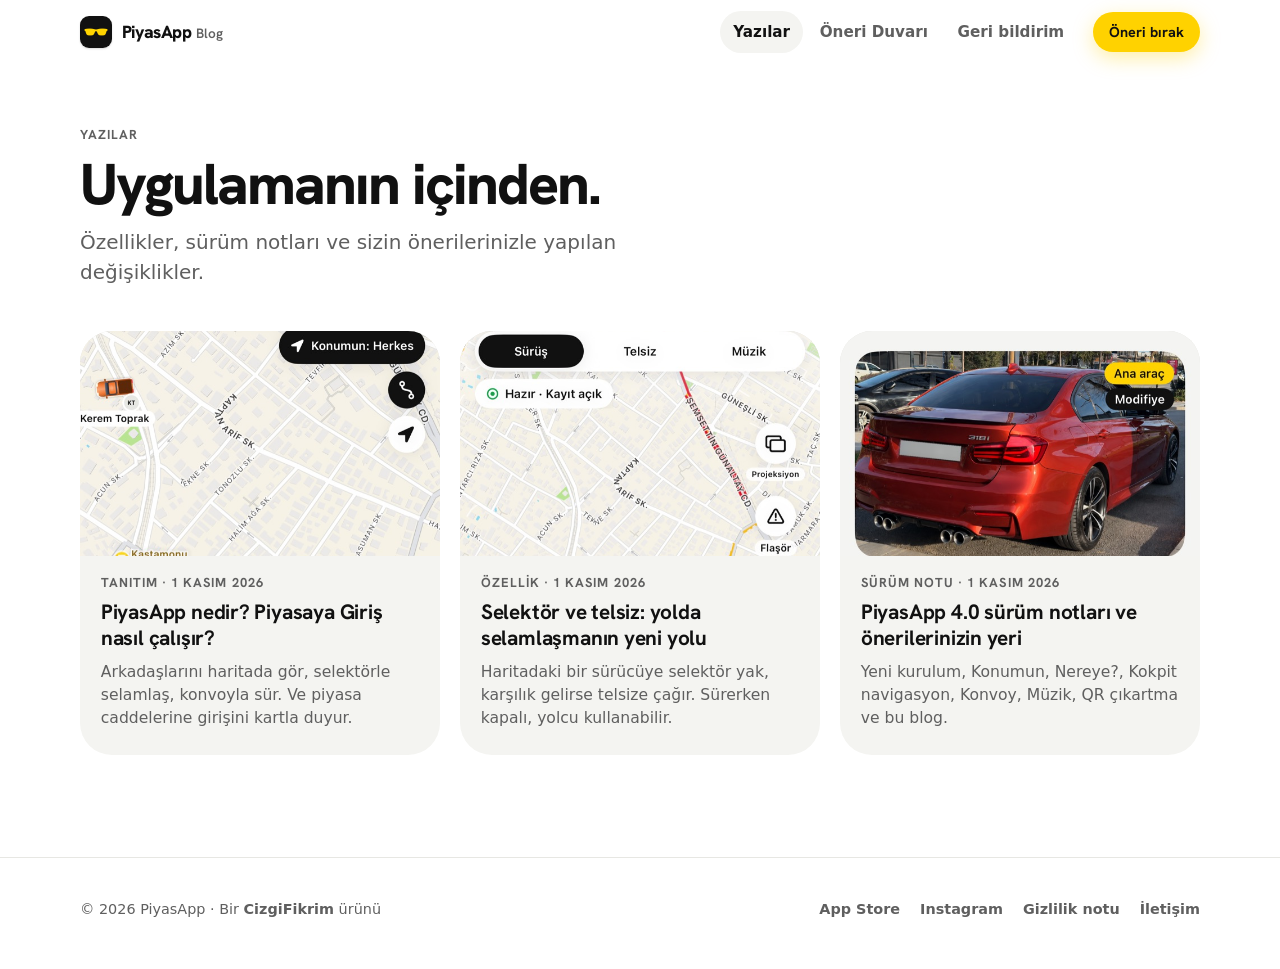
<file: yazilar/index.html>
<!DOCTYPE html>
<html lang="tr">
<head>
<meta charset="UTF-8">
<meta name="viewport" content="width=device-width, initial-scale=1, viewport-fit=cover">
<title>Yazılar · PiyasApp Blog</title>
<meta name="description" content="PiyasApp&#x27;in içinden yazılar: özellikler, sürüm notları ve önerilerinizle yapılan değişiklikler.">
<link rel="canonical" href="https://piyasapp.cizgifikrim.net/yazilar/">
<meta property="og:type" content="website">
<meta property="og:site_name" content="PiyasApp Blog">
<meta property="og:locale" content="tr_TR">
<meta property="og:title" content="Yazılar · PiyasApp Blog">
<meta property="og:description" content="PiyasApp&#x27;in içinden yazılar: özellikler, sürüm notları ve önerilerinizle yapılan değişiklikler.">
<meta property="og:url" content="https://piyasapp.cizgifikrim.net/yazilar/">
<meta property="og:image" content="https://piyasapp.cizgifikrim.net/assets/img/og.jpg">
<meta name="twitter:card" content="summary_large_image">
<meta name="theme-color" content="#FFFFFF" media="(prefers-color-scheme: light)">
<meta name="theme-color" content="#0B0B0C" media="(prefers-color-scheme: dark)">
<link rel="icon" href="/assets/img/ikon.png" type="image/png">
<link rel="apple-touch-icon" href="/assets/img/ikon.png">
<link rel="preload" href="/assets/fonts/hanken-grotesk-latin.woff2" as="font" type="font/woff2" crossorigin>
<link rel="stylesheet" href="/css/stil.css">
</head>
<body>
<a class="atla" href="#icerik">İçeriğe geç</a>
<header class="ustcubuk" id="ustcubuk">
  <div class="sar">
    <a class="marka" href="/"><img src="/assets/img/ikon.png" alt="" width="32" height="32"><span>PiyasApp <small>Blog</small></span></a>
    <nav class="menu" aria-label="Ana menü"><a href="/yazilar/" aria-current="page">Yazılar</a><a href="/duvar/">Öneri Duvarı</a><a href="/geri-bildirim/">Geri bildirim</a></nav>
    <a class="dugme dugme-sari" href="/geri-bildirim/">Öneri bırak</a>
  </div>
</header>
<main id="icerik">
<section class="bolum" style="padding-top:clamp(2rem,6vw,4rem)">
  <div class="sar">
    <div class="bolum-baslik"><span class="ust">Yazılar</span><h1 style="font-size:clamp(2.2rem,6vw,3.6rem)">Uygulamanın içinden.</h1>
    <p class="giris">Özellikler, sürüm notları ve sizin önerilerinizle yapılan değişiklikler.</p></div>
    <div class="yazilar"><a class="yazi-kart belir" href="/yazilar/piyasapp-nedir/">
  <div class="gorsel"><img src="/assets/img/harita.jpg" alt="" loading="lazy" width="560" height="350"></div>
  <div class="govde"><span class="ust">Tanıtım · 1 Kasım 2026</span><h3>PiyasApp nedir? Piyasaya Giriş nasıl çalışır?</h3><p>Arkadaşlarını haritada gör, selektörle selamlaş, konvoyla sür. Ve piyasa caddelerine girişini kartla duyur.</p></div>
</a><a class="yazi-kart belir" href="/yazilar/selektor-ve-telsiz/">
  <div class="gorsel"><img src="/assets/img/kokpit.jpg" alt="" loading="lazy" width="560" height="350"></div>
  <div class="govde"><span class="ust">Özellik · 1 Kasım 2026</span><h3>Selektör ve telsiz: yolda selamlaşmanın yeni yolu</h3><p>Haritadaki bir sürücüye selektör yak, karşılık gelirse telsize çağır. Sürerken kapalı, yolcu kullanabilir.</p></div>
</a><a class="yazi-kart belir" href="/yazilar/4-0-surum-notlari/">
  <div class="gorsel"><img src="/assets/img/garaj.jpg" alt="" loading="lazy" width="560" height="350"></div>
  <div class="govde"><span class="ust">Sürüm notu · 1 Kasım 2026</span><h3>PiyasApp 4.0 sürüm notları ve önerilerinizin yeri</h3><p>Yeni kurulum, Konumun, Nereye?, Kokpit navigasyon, Konvoy, Müzik, QR çıkartma ve bu blog.</p></div>
</a></div>
  </div>
</section>
</main>
<footer>
  <div class="sar">
    <span>© 2026 PiyasApp · Bir <a href="https://cizgifikrim.net/tr/index.html">CizgiFikrim</a> ürünü</span>
    <nav aria-label="Alt bağlantılar">
      <a href="https://apps.apple.com/tr/app/id6786390358">App Store</a>
      <a href="https://www.instagram.com/piyasapp_/">Instagram</a>
      <a href="/gizlilik/">Gizlilik notu</a>
      <a href="mailto:dovicinshop@gmail.com">İletişim</a>
    </nav>
  </div>
</footer>
<script src="/js/app.js" defer></script>
</body>
</html>
</file>
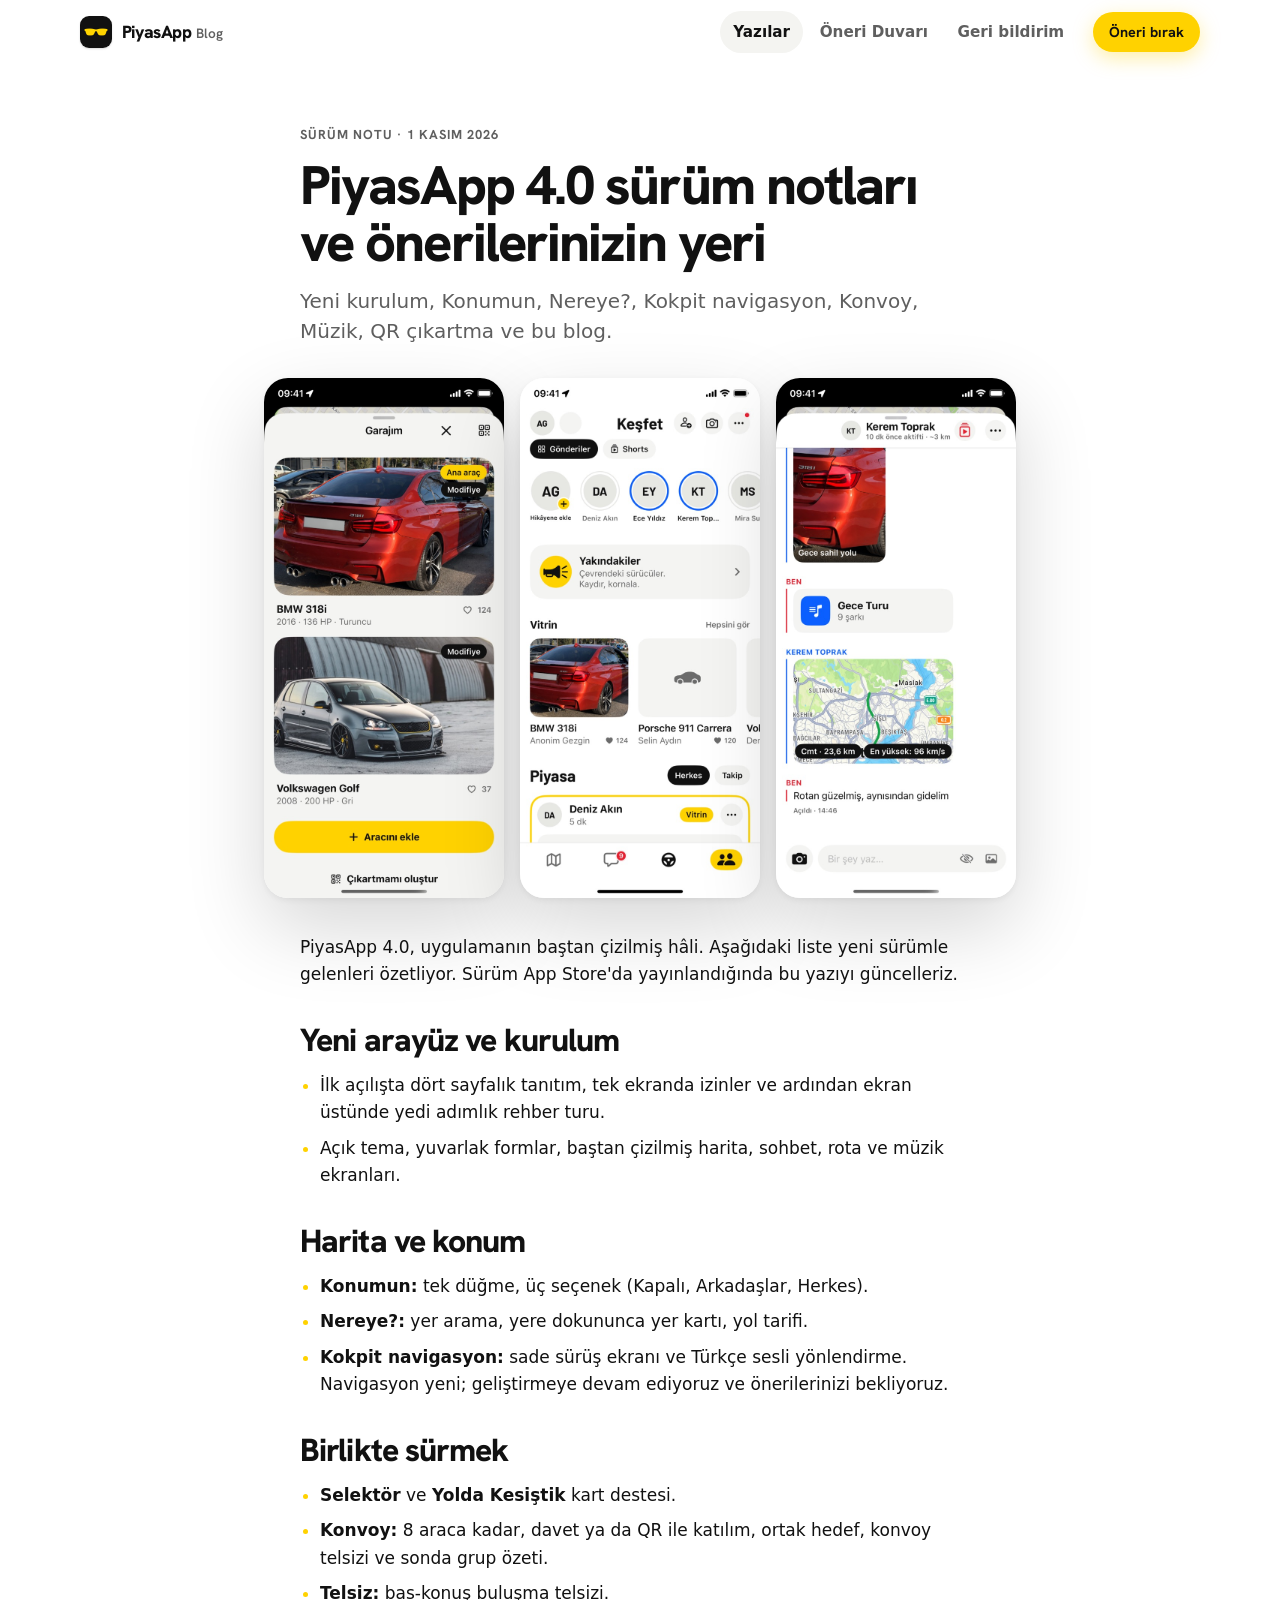
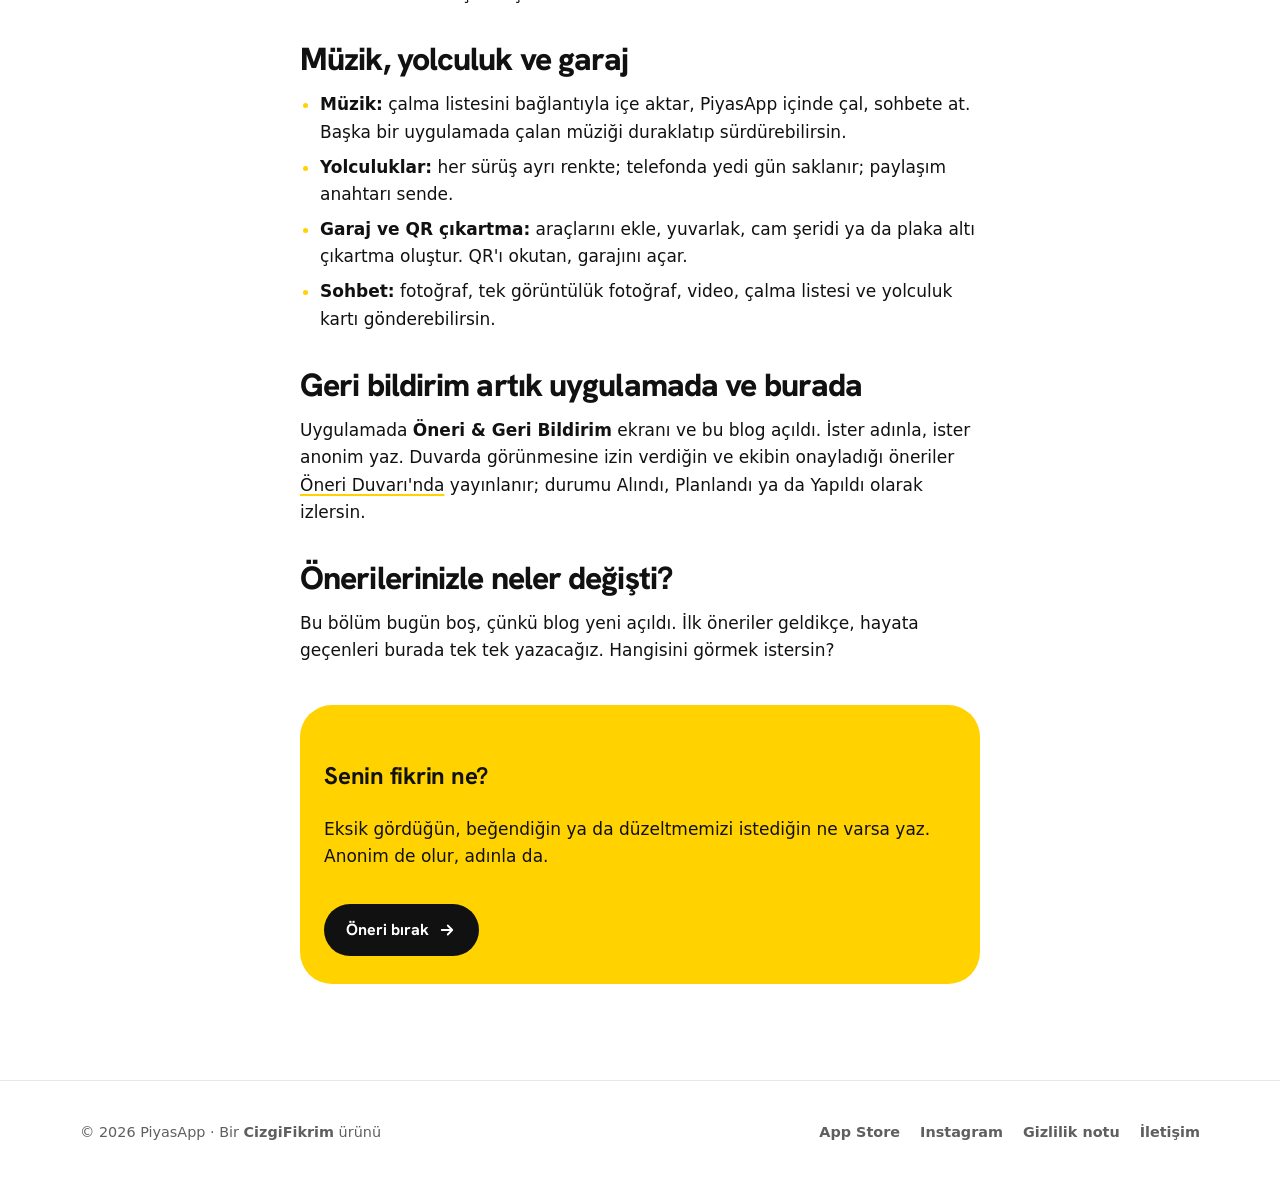
<file: yazilar/4-0-surum-notlari/index.html>
<!DOCTYPE html>
<html lang="tr">
<head>
<meta charset="UTF-8">
<meta name="viewport" content="width=device-width, initial-scale=1, viewport-fit=cover">
<title>PiyasApp 4.0 sürüm notları ve önerilerinizin yeri · PiyasApp Blog</title>
<meta name="description" content="Yeni kurulum, Konumun, Nereye?, Kokpit navigasyon, Konvoy, Müzik, QR çıkartma ve bu blog.">
<link rel="canonical" href="https://piyasapp.cizgifikrim.net/yazilar/4-0-surum-notlari/">
<meta property="og:type" content="article">
<meta property="og:site_name" content="PiyasApp Blog">
<meta property="og:locale" content="tr_TR">
<meta property="og:title" content="PiyasApp 4.0 sürüm notları ve önerilerinizin yeri · PiyasApp Blog">
<meta property="og:description" content="Yeni kurulum, Konumun, Nereye?, Kokpit navigasyon, Konvoy, Müzik, QR çıkartma ve bu blog.">
<meta property="og:url" content="https://piyasapp.cizgifikrim.net/yazilar/4-0-surum-notlari/">
<meta property="og:image" content="https://piyasapp.cizgifikrim.net/assets/img/og.jpg">
<meta name="twitter:card" content="summary_large_image">
<meta name="theme-color" content="#FFFFFF" media="(prefers-color-scheme: light)">
<meta name="theme-color" content="#0B0B0C" media="(prefers-color-scheme: dark)">
<link rel="icon" href="/assets/img/ikon.png" type="image/png">
<link rel="apple-touch-icon" href="/assets/img/ikon.png">
<link rel="preload" href="/assets/fonts/hanken-grotesk-latin.woff2" as="font" type="font/woff2" crossorigin>
<link rel="stylesheet" href="/css/stil.css">
</head>
<body>
<a class="atla" href="#icerik">İçeriğe geç</a>
<header class="ustcubuk" id="ustcubuk">
  <div class="sar">
    <a class="marka" href="/"><img src="/assets/img/ikon.png" alt="" width="32" height="32"><span>PiyasApp <small>Blog</small></span></a>
    <nav class="menu" aria-label="Ana menü"><a href="/yazilar/" aria-current="page">Yazılar</a><a href="/duvar/">Öneri Duvarı</a><a href="/geri-bildirim/">Geri bildirim</a></nav>
    <a class="dugme dugme-sari" href="/geri-bildirim/">Öneri bırak</a>
  </div>
</header>
<main id="icerik">
<article class="makale">
  <div class="oku"><header><span class="ust">Sürüm notu · 1 Kasım 2026</span><h1>PiyasApp 4.0 sürüm notları ve önerilerinizin yeri</h1><p class="giris">Yeni kurulum, Konumun, Nereye?, Kokpit navigasyon, Konvoy, Müzik, QR çıkartma ve bu blog.</p></header></div>
  <div class="makale-gorsel" aria-hidden="true"><img src="/assets/img/garaj.jpg" alt="" loading="lazy" width="240" height="520"><img src="/assets/img/kesfet.jpg" alt="" loading="lazy" width="240" height="520"><img src="/assets/img/sohbet.jpg" alt="" loading="lazy" width="240" height="520"></div>
  <div class="oku metin">

<p>PiyasApp 4.0, uygulamanın baştan çizilmiş hâli. Aşağıdaki liste yeni sürümle gelenleri özetliyor. Sürüm App Store'da yayınlandığında bu yazıyı güncelleriz.</p>
<h2>Yeni arayüz ve kurulum</h2>
<ul>
  <li>İlk açılışta dört sayfalık tanıtım, tek ekranda izinler ve ardından ekran üstünde yedi adımlık rehber turu.</li>
  <li>Açık tema, yuvarlak formlar, baştan çizilmiş harita, sohbet, rota ve müzik ekranları.</li>
</ul>
<h2>Harita ve konum</h2>
<ul>
  <li><b>Konumun:</b> tek düğme, üç seçenek (Kapalı, Arkadaşlar, Herkes).</li>
  <li><b>Nereye?:</b> yer arama, yere dokununca yer kartı, yol tarifi.</li>
  <li><b>Kokpit navigasyon:</b> sade sürüş ekranı ve Türkçe sesli yönlendirme. Navigasyon yeni; geliştirmeye devam ediyoruz ve önerilerinizi bekliyoruz.</li>
</ul>
<h2>Birlikte sürmek</h2>
<ul>
  <li><b>Selektör</b> ve <b>Yolda Kesiştik</b> kart destesi.</li>
  <li><b>Konvoy:</b> 8 araca kadar, davet ya da QR ile katılım, ortak hedef, konvoy telsizi ve sonda grup özeti.</li>
  <li><b>Telsiz:</b> bas-konuş buluşma telsizi.</li>
</ul>
<h2>Müzik, yolculuk ve garaj</h2>
<ul>
  <li><b>Müzik:</b> çalma listesini bağlantıyla içe aktar, PiyasApp içinde çal, sohbete at. Başka bir uygulamada çalan müziği duraklatıp sürdürebilirsin.</li>
  <li><b>Yolculuklar:</b> her sürüş ayrı renkte; telefonda yedi gün saklanır; paylaşım anahtarı sende.</li>
  <li><b>Garaj ve QR çıkartma:</b> araçlarını ekle, yuvarlak, cam şeridi ya da plaka altı çıkartma oluştur. QR'ı okutan, garajını açar.</li>
  <li><b>Sohbet:</b> fotoğraf, tek görüntülük fotoğraf, video, çalma listesi ve yolculuk kartı gönderebilirsin.</li>
</ul>
<h2>Geri bildirim artık uygulamada ve burada</h2>
<p>Uygulamada <b>Öneri &amp; Geri Bildirim</b> ekranı ve bu blog açıldı. İster adınla, ister anonim yaz. Duvarda görünmesine izin verdiğin ve ekibin onayladığı öneriler <a href="/duvar/">Öneri Duvarı'nda</a> yayınlanır; durumu Alındı, Planlandı ya da Yapıldı olarak izlersin.</p>
<h2>Önerilerinizle neler değişti?</h2>
<p>Bu bölüm bugün boş, çünkü blog yeni açıldı. İlk öneriler geldikçe, hayata geçenleri burada tek tek yazacağız. Hangisini görmek istersin?</p>

    <div class="cta-kutu"><h3>Senin fikrin ne?</h3><p>Eksik gördüğün, beğendiğin ya da düzeltmemizi istediğin ne varsa yaz. Anonim de olur, adınla da.</p>
    <a class="dugme dugme-koyu" href="/geri-bildirim/">Öneri bırak <svg viewBox="0 0 24 24" fill="none" stroke="currentColor" stroke-width="2.4" stroke-linecap="round" stroke-linejoin="round" aria-hidden="true"><path d="M5 12h14M13 6l6 6-6 6"/></svg></a></div>
  </div>
</article>
<script type="application/ld+json">{"@context": "https://schema.org", "@type": "Article", "headline": "PiyasApp 4.0 sürüm notları ve önerilerinizin yeri", "datePublished": "2026-11-01", "inLanguage": "tr", "author": {"@type": "Organization", "name": "PiyasApp"}, "image": ["https://piyasapp.cizgifikrim.net/assets/img/og.jpg"], "mainEntityOfPage": "https://piyasapp.cizgifikrim.net/yazilar/4-0-surum-notlari/"}</script>
</main>
<footer>
  <div class="sar">
    <span>© 2026 PiyasApp · Bir <a href="https://cizgifikrim.net/tr/index.html">CizgiFikrim</a> ürünü</span>
    <nav aria-label="Alt bağlantılar">
      <a href="https://apps.apple.com/tr/app/id6786390358">App Store</a>
      <a href="https://www.instagram.com/piyasapp_/">Instagram</a>
      <a href="/gizlilik/">Gizlilik notu</a>
      <a href="mailto:dovicinshop@gmail.com">İletişim</a>
    </nav>
  </div>
</footer>
<script src="/js/app.js" defer></script>
</body>
</html>
</file>
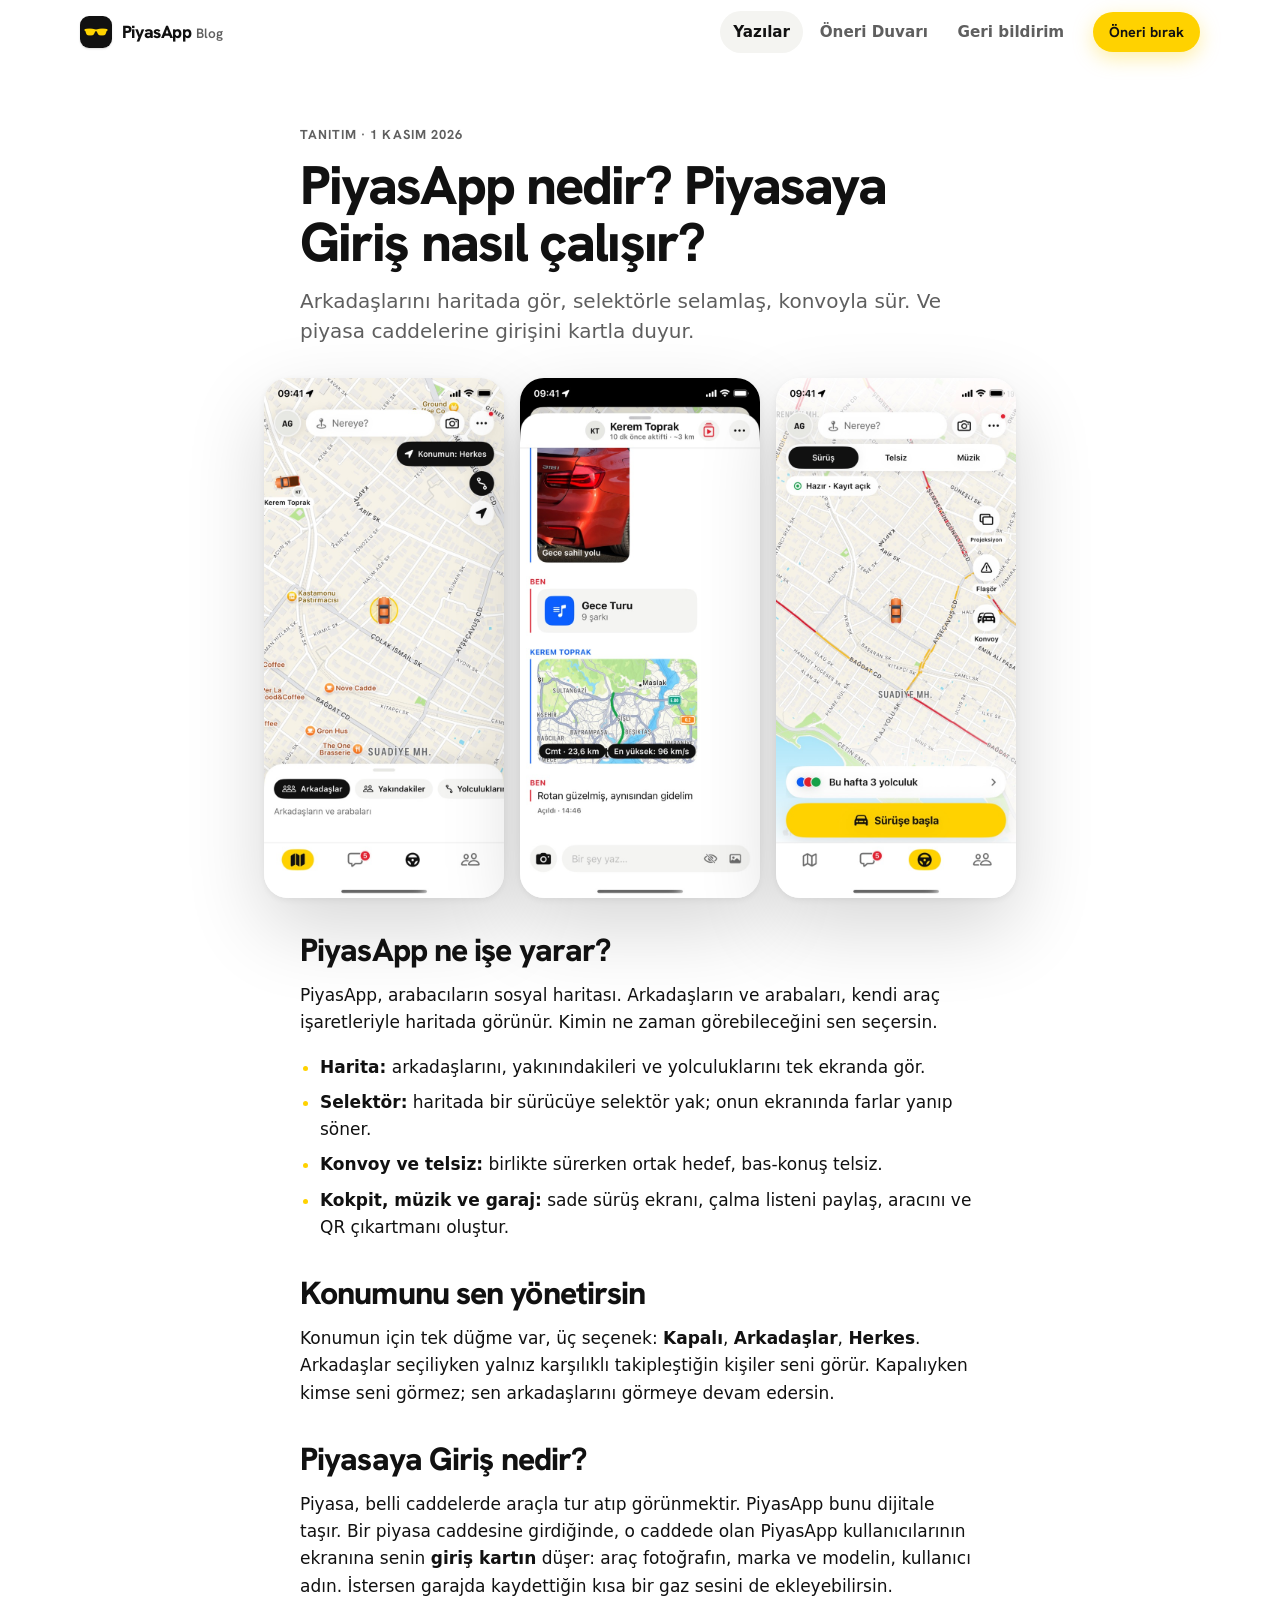
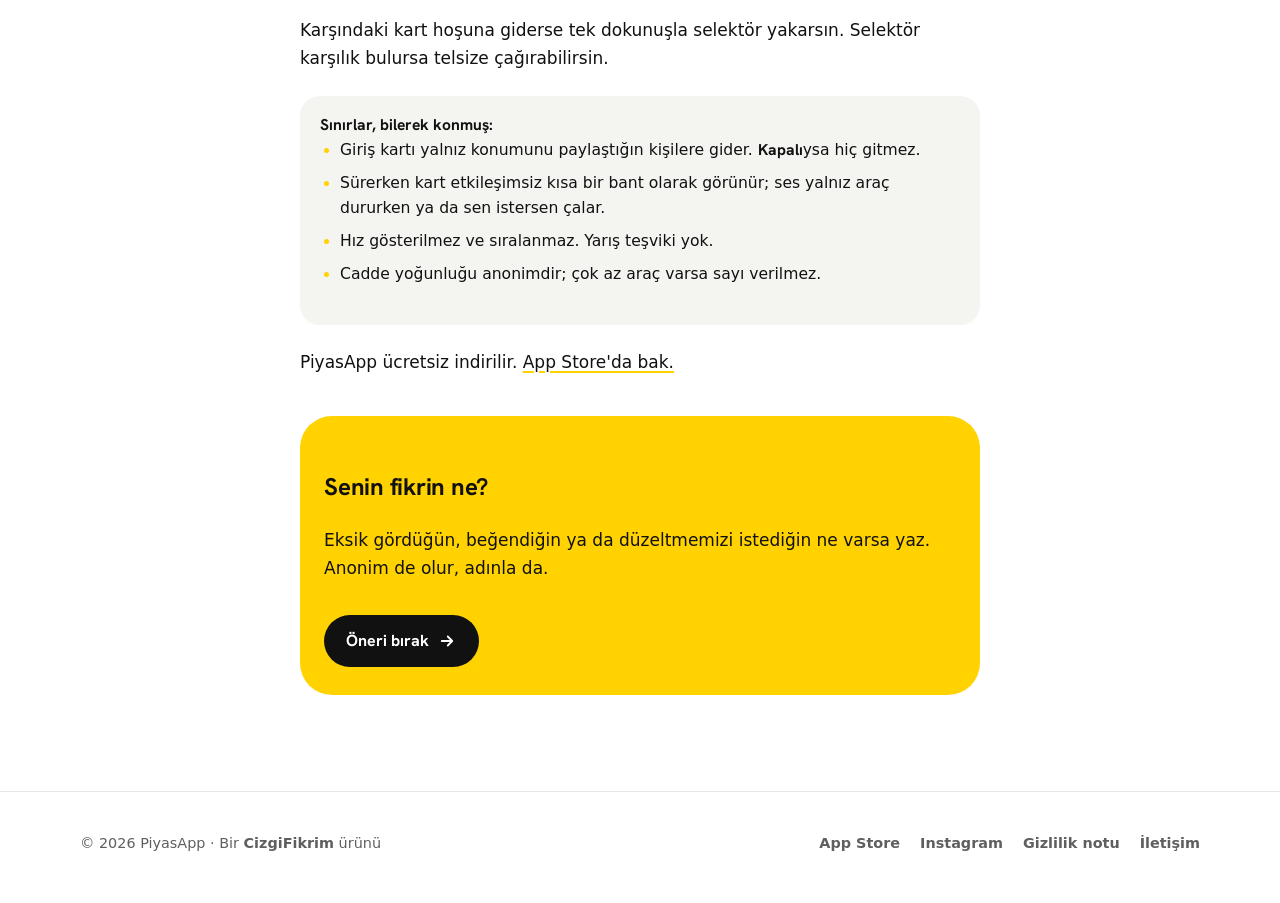
<file: yazilar/piyasapp-nedir/index.html>
<!DOCTYPE html>
<html lang="tr">
<head>
<meta charset="UTF-8">
<meta name="viewport" content="width=device-width, initial-scale=1, viewport-fit=cover">
<title>PiyasApp nedir? Piyasaya Giriş nasıl çalışır? · PiyasApp Blog</title>
<meta name="description" content="Arkadaşlarını haritada gör, selektörle selamlaş, konvoyla sür. Ve piyasa caddelerine girişini kartla duyur.">
<link rel="canonical" href="https://piyasapp.cizgifikrim.net/yazilar/piyasapp-nedir/">
<meta property="og:type" content="article">
<meta property="og:site_name" content="PiyasApp Blog">
<meta property="og:locale" content="tr_TR">
<meta property="og:title" content="PiyasApp nedir? Piyasaya Giriş nasıl çalışır? · PiyasApp Blog">
<meta property="og:description" content="Arkadaşlarını haritada gör, selektörle selamlaş, konvoyla sür. Ve piyasa caddelerine girişini kartla duyur.">
<meta property="og:url" content="https://piyasapp.cizgifikrim.net/yazilar/piyasapp-nedir/">
<meta property="og:image" content="https://piyasapp.cizgifikrim.net/assets/img/og.jpg">
<meta name="twitter:card" content="summary_large_image">
<meta name="theme-color" content="#FFFFFF" media="(prefers-color-scheme: light)">
<meta name="theme-color" content="#0B0B0C" media="(prefers-color-scheme: dark)">
<link rel="icon" href="/assets/img/ikon.png" type="image/png">
<link rel="apple-touch-icon" href="/assets/img/ikon.png">
<link rel="preload" href="/assets/fonts/hanken-grotesk-latin.woff2" as="font" type="font/woff2" crossorigin>
<link rel="stylesheet" href="/css/stil.css">
</head>
<body>
<a class="atla" href="#icerik">İçeriğe geç</a>
<header class="ustcubuk" id="ustcubuk">
  <div class="sar">
    <a class="marka" href="/"><img src="/assets/img/ikon.png" alt="" width="32" height="32"><span>PiyasApp <small>Blog</small></span></a>
    <nav class="menu" aria-label="Ana menü"><a href="/yazilar/" aria-current="page">Yazılar</a><a href="/duvar/">Öneri Duvarı</a><a href="/geri-bildirim/">Geri bildirim</a></nav>
    <a class="dugme dugme-sari" href="/geri-bildirim/">Öneri bırak</a>
  </div>
</header>
<main id="icerik">
<article class="makale">
  <div class="oku"><header><span class="ust">Tanıtım · 1 Kasım 2026</span><h1>PiyasApp nedir? Piyasaya Giriş nasıl çalışır?</h1><p class="giris">Arkadaşlarını haritada gör, selektörle selamlaş, konvoyla sür. Ve piyasa caddelerine girişini kartla duyur.</p></header></div>
  <div class="makale-gorsel" aria-hidden="true"><img src="/assets/img/harita.jpg" alt="" loading="lazy" width="240" height="520"><img src="/assets/img/sohbet.jpg" alt="" loading="lazy" width="240" height="520"><img src="/assets/img/kokpit.jpg" alt="" loading="lazy" width="240" height="520"></div>
  <div class="oku metin">

<h2>PiyasApp ne işe yarar?</h2>
<p>PiyasApp, arabacıların sosyal haritası. Arkadaşların ve arabaları, kendi araç işaretleriyle haritada görünür. Kimin ne zaman görebileceğini sen seçersin.</p>
<ul>
  <li><b>Harita:</b> arkadaşlarını, yakınındakileri ve yolculuklarını tek ekranda gör.</li>
  <li><b>Selektör:</b> haritada bir sürücüye selektör yak; onun ekranında farlar yanıp söner.</li>
  <li><b>Konvoy ve telsiz:</b> birlikte sürerken ortak hedef, bas-konuş telsiz.</li>
  <li><b>Kokpit, müzik ve garaj:</b> sade sürüş ekranı, çalma listeni paylaş, aracını ve QR çıkartmanı oluştur.</li>
</ul>
<h2>Konumunu sen yönetirsin</h2>
<p>Konumun için tek düğme var, üç seçenek: <b>Kapalı</b>, <b>Arkadaşlar</b>, <b>Herkes</b>. Arkadaşlar seçiliyken yalnız karşılıklı takipleştiğin kişiler seni görür. Kapalıyken kimse seni görmez; sen arkadaşlarını görmeye devam edersin.</p>
<h2>Piyasaya Giriş nedir?</h2>
<p>Piyasa, belli caddelerde araçla tur atıp görünmektir. PiyasApp bunu dijitale taşır. Bir piyasa caddesine girdiğinde, o caddede olan PiyasApp kullanıcılarının ekranına senin <b>giriş kartın</b> düşer: araç fotoğrafın, marka ve modelin, kullanıcı adın. İstersen garajda kaydettiğin kısa bir gaz sesini de ekleyebilirsin.</p>
<p>Karşındaki kart hoşuna giderse tek dokunuşla selektör yakarsın. Selektör karşılık bulursa telsize çağırabilirsin.</p>
<div class="kutu"><b>Sınırlar, bilerek konmuş:</b>
<ul>
  <li>Giriş kartı yalnız konumunu paylaştığın kişilere gider. <b>Kapalı</b>ysa hiç gitmez.</li>
  <li>Sürerken kart etkileşimsiz kısa bir bant olarak görünür; ses yalnız araç dururken ya da sen istersen çalar.</li>
  <li>Hız gösterilmez ve sıralanmaz. Yarış teşviki yok.</li>
  <li>Cadde yoğunluğu anonimdir; çok az araç varsa sayı verilmez.</li>
</ul></div>
<p>PiyasApp ücretsiz indirilir. <a href="https://apps.apple.com/tr/app/id6786390358">App Store'da bak.</a></p>

    <div class="cta-kutu"><h3>Senin fikrin ne?</h3><p>Eksik gördüğün, beğendiğin ya da düzeltmemizi istediğin ne varsa yaz. Anonim de olur, adınla da.</p>
    <a class="dugme dugme-koyu" href="/geri-bildirim/">Öneri bırak <svg viewBox="0 0 24 24" fill="none" stroke="currentColor" stroke-width="2.4" stroke-linecap="round" stroke-linejoin="round" aria-hidden="true"><path d="M5 12h14M13 6l6 6-6 6"/></svg></a></div>
  </div>
</article>
<script type="application/ld+json">{"@context": "https://schema.org", "@type": "Article", "headline": "PiyasApp nedir? Piyasaya Giriş nasıl çalışır?", "datePublished": "2026-11-01", "inLanguage": "tr", "author": {"@type": "Organization", "name": "PiyasApp"}, "image": ["https://piyasapp.cizgifikrim.net/assets/img/og.jpg"], "mainEntityOfPage": "https://piyasapp.cizgifikrim.net/yazilar/piyasapp-nedir/"}</script>
</main>
<footer>
  <div class="sar">
    <span>© 2026 PiyasApp · Bir <a href="https://cizgifikrim.net/tr/index.html">CizgiFikrim</a> ürünü</span>
    <nav aria-label="Alt bağlantılar">
      <a href="https://apps.apple.com/tr/app/id6786390358">App Store</a>
      <a href="https://www.instagram.com/piyasapp_/">Instagram</a>
      <a href="/gizlilik/">Gizlilik notu</a>
      <a href="mailto:dovicinshop@gmail.com">İletişim</a>
    </nav>
  </div>
</footer>
<script src="/js/app.js" defer></script>
</body>
</html>
</file>
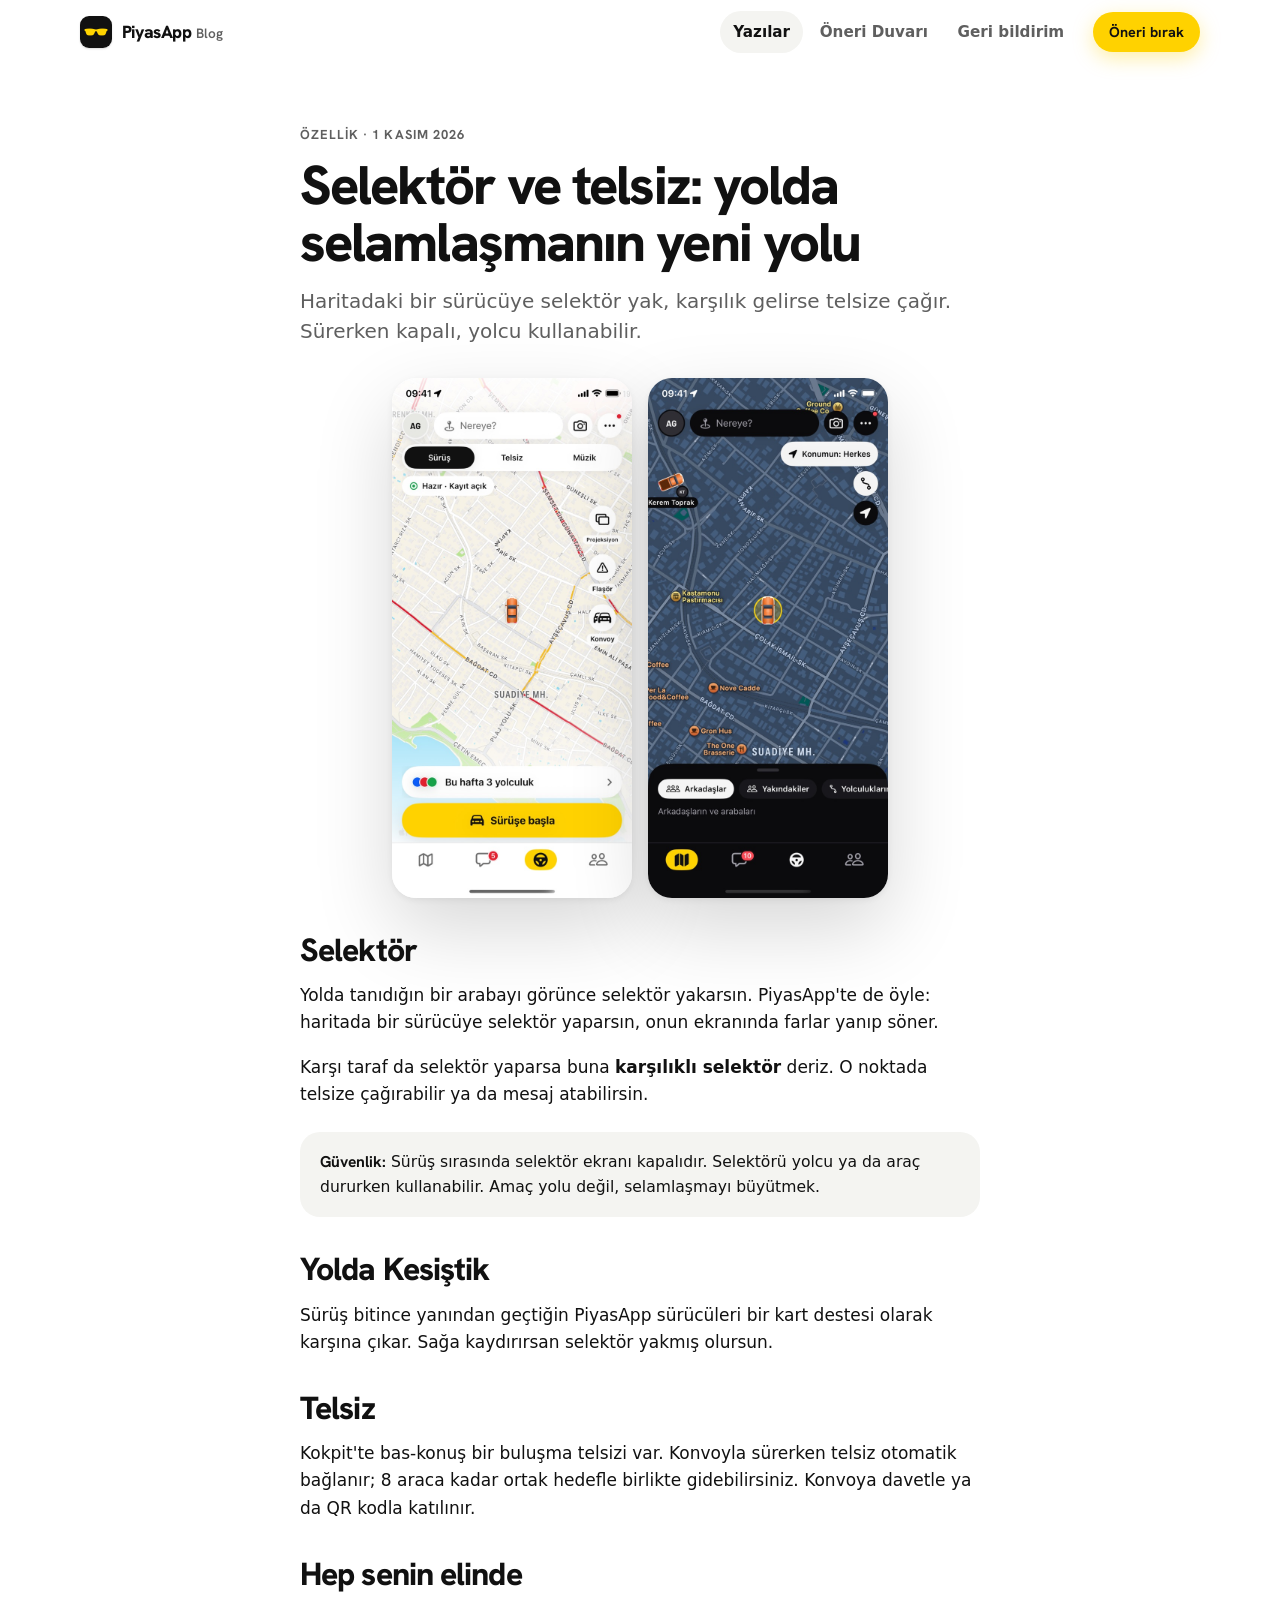
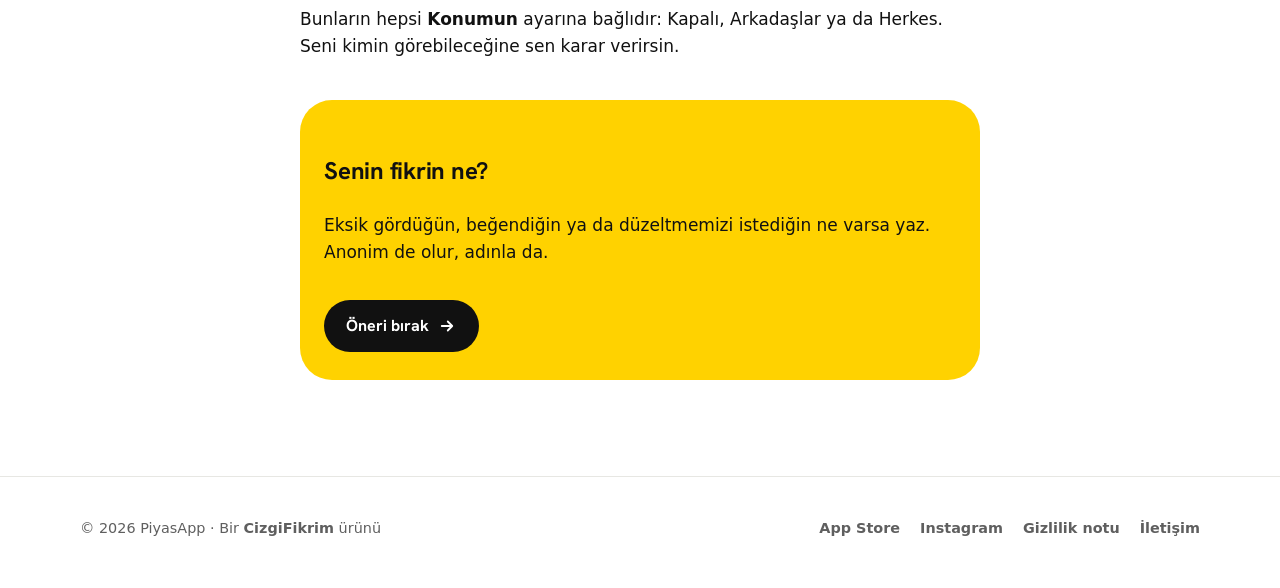
<file: yazilar/selektor-ve-telsiz/index.html>
<!DOCTYPE html>
<html lang="tr">
<head>
<meta charset="UTF-8">
<meta name="viewport" content="width=device-width, initial-scale=1, viewport-fit=cover">
<title>Selektör ve telsiz: yolda selamlaşmanın yeni yolu · PiyasApp Blog</title>
<meta name="description" content="Haritadaki bir sürücüye selektör yak, karşılık gelirse telsize çağır. Sürerken kapalı, yolcu kullanabilir.">
<link rel="canonical" href="https://piyasapp.cizgifikrim.net/yazilar/selektor-ve-telsiz/">
<meta property="og:type" content="article">
<meta property="og:site_name" content="PiyasApp Blog">
<meta property="og:locale" content="tr_TR">
<meta property="og:title" content="Selektör ve telsiz: yolda selamlaşmanın yeni yolu · PiyasApp Blog">
<meta property="og:description" content="Haritadaki bir sürücüye selektör yak, karşılık gelirse telsize çağır. Sürerken kapalı, yolcu kullanabilir.">
<meta property="og:url" content="https://piyasapp.cizgifikrim.net/yazilar/selektor-ve-telsiz/">
<meta property="og:image" content="https://piyasapp.cizgifikrim.net/assets/img/og.jpg">
<meta name="twitter:card" content="summary_large_image">
<meta name="theme-color" content="#FFFFFF" media="(prefers-color-scheme: light)">
<meta name="theme-color" content="#0B0B0C" media="(prefers-color-scheme: dark)">
<link rel="icon" href="/assets/img/ikon.png" type="image/png">
<link rel="apple-touch-icon" href="/assets/img/ikon.png">
<link rel="preload" href="/assets/fonts/hanken-grotesk-latin.woff2" as="font" type="font/woff2" crossorigin>
<link rel="stylesheet" href="/css/stil.css">
</head>
<body>
<a class="atla" href="#icerik">İçeriğe geç</a>
<header class="ustcubuk" id="ustcubuk">
  <div class="sar">
    <a class="marka" href="/"><img src="/assets/img/ikon.png" alt="" width="32" height="32"><span>PiyasApp <small>Blog</small></span></a>
    <nav class="menu" aria-label="Ana menü"><a href="/yazilar/" aria-current="page">Yazılar</a><a href="/duvar/">Öneri Duvarı</a><a href="/geri-bildirim/">Geri bildirim</a></nav>
    <a class="dugme dugme-sari" href="/geri-bildirim/">Öneri bırak</a>
  </div>
</header>
<main id="icerik">
<article class="makale">
  <div class="oku"><header><span class="ust">Özellik · 1 Kasım 2026</span><h1>Selektör ve telsiz: yolda selamlaşmanın yeni yolu</h1><p class="giris">Haritadaki bir sürücüye selektör yak, karşılık gelirse telsize çağır. Sürerken kapalı, yolcu kullanabilir.</p></header></div>
  <div class="makale-gorsel" aria-hidden="true"><img src="/assets/img/kokpit.jpg" alt="" loading="lazy" width="240" height="520"><img src="/assets/img/harita-gece.jpg" alt="" loading="lazy" width="240" height="520"></div>
  <div class="oku metin">

<h2>Selektör</h2>
<p>Yolda tanıdığın bir arabayı görünce selektör yakarsın. PiyasApp'te de öyle: haritada bir sürücüye selektör yaparsın, onun ekranında farlar yanıp söner.</p>
<p>Karşı taraf da selektör yaparsa buna <b>karşılıklı selektör</b> deriz. O noktada telsize çağırabilir ya da mesaj atabilirsin.</p>
<div class="kutu"><b>Güvenlik:</b> Sürüş sırasında selektör ekranı kapalıdır. Selektörü yolcu ya da araç dururken kullanabilir. Amaç yolu değil, selamlaşmayı büyütmek.</div>
<h2>Yolda Kesiştik</h2>
<p>Sürüş bitince yanından geçtiğin PiyasApp sürücüleri bir kart destesi olarak karşına çıkar. Sağa kaydırırsan selektör yakmış olursun.</p>
<h2>Telsiz</h2>
<p>Kokpit'te bas-konuş bir buluşma telsizi var. Konvoyla sürerken telsiz otomatik bağlanır; 8 araca kadar ortak hedefle birlikte gidebilirsiniz. Konvoya davetle ya da QR kodla katılınır.</p>
<h2>Hep senin elinde</h2>
<p>Bunların hepsi <b>Konumun</b> ayarına bağlıdır: Kapalı, Arkadaşlar ya da Herkes. Seni kimin görebileceğine sen karar verirsin.</p>

    <div class="cta-kutu"><h3>Senin fikrin ne?</h3><p>Eksik gördüğün, beğendiğin ya da düzeltmemizi istediğin ne varsa yaz. Anonim de olur, adınla da.</p>
    <a class="dugme dugme-koyu" href="/geri-bildirim/">Öneri bırak <svg viewBox="0 0 24 24" fill="none" stroke="currentColor" stroke-width="2.4" stroke-linecap="round" stroke-linejoin="round" aria-hidden="true"><path d="M5 12h14M13 6l6 6-6 6"/></svg></a></div>
  </div>
</article>
<script type="application/ld+json">{"@context": "https://schema.org", "@type": "Article", "headline": "Selektör ve telsiz: yolda selamlaşmanın yeni yolu", "datePublished": "2026-11-01", "inLanguage": "tr", "author": {"@type": "Organization", "name": "PiyasApp"}, "image": ["https://piyasapp.cizgifikrim.net/assets/img/og.jpg"], "mainEntityOfPage": "https://piyasapp.cizgifikrim.net/yazilar/selektor-ve-telsiz/"}</script>
</main>
<footer>
  <div class="sar">
    <span>© 2026 PiyasApp · Bir <a href="https://cizgifikrim.net/tr/index.html">CizgiFikrim</a> ürünü</span>
    <nav aria-label="Alt bağlantılar">
      <a href="https://apps.apple.com/tr/app/id6786390358">App Store</a>
      <a href="https://www.instagram.com/piyasapp_/">Instagram</a>
      <a href="/gizlilik/">Gizlilik notu</a>
      <a href="mailto:dovicinshop@gmail.com">İletişim</a>
    </nav>
  </div>
</footer>
<script src="/js/app.js" defer></script>
</body>
</html>
</file>
<file: css/stil.css>
/* PiyasApp Blog — piyasa sitesiyle aynı jetonlar (Theme.swift: açık / koyu). Mobil öncelikli. */
@font-face { font-family: "Hanken Grotesk"; src: url("/assets/fonts/hanken-grotesk-latin.woff2") format("woff2"); font-weight: 100 900; font-display: swap; unicode-range: U+0000-00FF, U+0131, U+0152-0153, U+02BB-02BC, U+02C6, U+02DA, U+02DC, U+2000-206F, U+2074, U+20AC, U+2122, U+2191, U+2193, U+2212, U+2215, U+FEFF, U+FFFD; }
@font-face { font-family: "Hanken Grotesk"; src: url("/assets/fonts/hanken-grotesk-latin-ext.woff2") format("woff2"); font-weight: 100 900; font-display: swap; unicode-range: U+0100-02AF, U+0304, U+0308, U+0329, U+1E00-1E9F, U+1EF2-1EFF, U+2020, U+20A0-20AB, U+20AD-20C0, U+2113, U+2C60-2C7F, U+A720-A7FF; }

:root {
  --zemin: #FFFFFF; --yuzey: #F4F4F1; --yuzey2: #E9E9E5; --cizgi: #E7E7E3;
  --murekkep: #111111; --metin2: #5F5F5F; --murekkep-ustu: #FFFFFF;
  --sari: #FFD200; --sari-ustu: #111111; --mavi: #0B5FFF; --kirmizi: #E8202F; --yesil: #16A34A;
  --golge: 0 1px 2px rgba(0,0,0,.06), 0 12px 32px rgba(0,0,0,.08);
  --golge-buyuk: 0 2px 6px rgba(0,0,0,.06), 0 30px 80px rgba(0,0,0,.16);
  --cam: rgba(255,255,255,.72);
  --r-s: 12px; --r-m: 20px; --r-l: 32px;
  --kenar: max(20px, env(safe-area-inset-left));
  --gen: 1120px; --oku: 680px;
  --yay: cubic-bezier(.2, .8, .2, 1);
  --gostr: "Hanken Grotesk", ui-sans-serif, system-ui, -apple-system, sans-serif;
  color-scheme: light;
}
@media (prefers-color-scheme: dark) {
  :root {
    --zemin: #0B0B0C; --yuzey: #18181B; --yuzey2: #232327; --cizgi: #2E2E33;
    --murekkep: #F5F5F4; --metin2: #A1A1AA; --murekkep-ustu: #0B0B0C;
    --golge: 0 1px 2px rgba(0,0,0,.4), 0 12px 32px rgba(0,0,0,.4);
    --golge-buyuk: 0 2px 6px rgba(0,0,0,.4), 0 30px 80px rgba(0,0,0,.6);
    --cam: rgba(11,11,12,.7);
    color-scheme: dark;
  }
}

*, *::before, *::after { box-sizing: border-box; }
html { -webkit-text-size-adjust: 100%; scroll-behavior: smooth; scroll-padding-top: 76px; }
body { margin: 0; background: var(--zemin); color: var(--murekkep);
  font: 400 1.0625rem/1.6 ui-sans-serif, system-ui, -apple-system, "Segoe UI", sans-serif;
  -webkit-font-smoothing: antialiased; text-rendering: optimizeLegibility; overflow-x: hidden; }
img { display: block; max-width: 100%; height: auto; }
a { color: inherit; }
:focus-visible { outline: 3px solid var(--mavi); outline-offset: 3px; border-radius: 6px; }
.gizli { position: absolute !important; width: 1px; height: 1px; overflow: hidden; clip: rect(0 0 0 0); white-space: nowrap; }
.atla { position: absolute; left: 12px; top: -48px; background: var(--murekkep); color: var(--murekkep-ustu); padding: 10px 14px; border-radius: 10px; z-index: 100; text-decoration: none; }
.atla:focus { top: 12px; }
.sar { width: min(var(--gen), 100% - 2 * var(--kenar)); margin-inline: auto; }
.oku { width: min(var(--oku), 100% - 2 * var(--kenar)); margin-inline: auto; }

h1, h2, h3 { font-family: var(--gostr); margin: 0; font-weight: 800; }
h1 { font-size: clamp(2.5rem, 7vw, 5rem); line-height: 1; letter-spacing: -.035em; }
h2 { font-size: clamp(1.85rem, 4.4vw, 3rem); line-height: 1.06; letter-spacing: -.028em; }
h3 { font-size: 1.25rem; line-height: 1.25; letter-spacing: -.01em; font-weight: 700; }
p { margin: 0; }
.ust { font: 700 .8125rem/1 var(--gostr); letter-spacing: .08em; text-transform: uppercase; color: var(--metin2); }
.giris { font-size: clamp(1.0625rem, 1.6vw, 1.25rem); line-height: 1.5; color: var(--metin2); max-width: 40ch; }
mark { background: none; color: inherit; position: relative; white-space: nowrap; }
mark::after { content: ""; position: absolute; left: .02em; right: .02em; bottom: -.06em; height: .14em; background: var(--sari); border-radius: 99px; }

.dugme { display: inline-flex; align-items: center; justify-content: center; gap: .55rem; min-height: 52px; padding: 0 1.4rem; border-radius: 999px;
  font: 700 1rem/1 var(--gostr); text-decoration: none; border: 0; cursor: pointer; transition: transform .12s ease-out, background-color .2s, box-shadow .2s;
  -webkit-tap-highlight-color: transparent; touch-action: manipulation; }
.dugme:active { transform: scale(.97); }
.dugme[disabled] { opacity: .55; cursor: not-allowed; }
.dugme-sari { background: var(--sari); color: var(--sari-ustu); box-shadow: 0 6px 20px rgba(255,210,0,.35); }
.dugme-koyu { background: var(--murekkep); color: var(--murekkep-ustu); }
.dugme-hafif { background: var(--yuzey); color: var(--murekkep); }
.dugme svg { width: 18px; height: 18px; flex: none; }

/* Üst çubuk */
.ustcubuk { position: sticky; top: 0; z-index: 50; transition: background-color .25s, box-shadow .25s; }
.ustcubuk.kaydi { background: var(--cam); -webkit-backdrop-filter: saturate(180%) blur(20px); backdrop-filter: saturate(180%) blur(20px); box-shadow: 0 1px 0 var(--cizgi); }
.ustcubuk .sar { display: flex; align-items: center; gap: 1rem; height: 64px; }
.marka { display: flex; align-items: center; gap: .6rem; text-decoration: none; font: 800 1.1rem/1 var(--gostr); letter-spacing: -.02em; }
.marka img { width: 32px; height: 32px; border-radius: 9px; box-shadow: 0 1px 2px rgba(0,0,0,.15); }
.marka small { font-weight: 600; color: var(--metin2); font-size: .85rem; letter-spacing: 0; }
.menu { display: flex; gap: .25rem; margin-left: auto; }
.menu a { text-decoration: none; font-weight: 600; font-size: .95rem; padding: .55rem .8rem; border-radius: 999px; color: var(--metin2); }
.menu a:hover, .menu a[aria-current="page"] { color: var(--murekkep); background: var(--yuzey); }
.ustcubuk .dugme { min-height: 40px; padding: 0 1rem; font-size: .9rem; }
@media (max-width: 760px) { .menu { display: none; } .ustcubuk .dugme { margin-left: auto; } .marka small { display: none; } }

/* Kahraman */
.kahraman { padding: clamp(2.5rem, 7vw, 5.5rem) 0 clamp(2rem, 5vw, 4rem); }
.kahraman h1 { margin: 1rem 0 1.4rem; }
.kahraman .giris { margin-bottom: 2rem; }
.eylemler { display: flex; flex-wrap: wrap; gap: .75rem; align-items: center; }
.sayac-satir { margin-top: 1.75rem; display: inline-block; padding: .7rem 1.1rem; border-radius: 999px; background: var(--yuzey); font-weight: 650; font-size: .975rem; }
.sayac-satir[hidden] { display: none; }
.sayac-satir b { font-family: var(--gostr); font-weight: 800; }

/* Kahraman: metin + telefon */
.kahraman .sar { display: grid; grid-template-columns: 1.1fr .9fr; gap: clamp(2rem, 5vw, 4rem); align-items: center; }
.kahraman h1 { max-width: 13ch; }
@media (max-width: 860px) { .kahraman .sar { grid-template-columns: 1fr; } .kahraman .sahne { order: 2; } }
.telefon { position: relative; width: min(300px, 70vw); aspect-ratio: 1170 / 2532; margin-inline: auto; border-radius: 13.5% / 6.3%; padding: 3.2%; background: #0E0E10; box-shadow: var(--golge-buyuk), inset 0 0 0 1.5px #3a3a3e; }
.telefon img { width: 100%; height: 100%; object-fit: cover; border-radius: 11% / 5.2%; background: var(--yuzey); }
@media (max-width: 860px) { .telefon { width: min(240px, 62vw); } }

/* Bölümler */
.bolum { padding: clamp(3.5rem, 8vw, 6.5rem) 0; }
.bolum.ton { background: var(--yuzey); }
.bolum-baslik { display: grid; gap: .9rem; margin-bottom: clamp(1.75rem, 4vw, 2.75rem); }
.bolum-baslik .giris { max-width: 52ch; }

/* Sayaç kartları */
.sayac-kartlar { display: grid; grid-template-columns: repeat(3, 1fr); gap: 1rem; }
.sayac-kart { background: var(--zemin); border-radius: var(--r-m); padding: 1.4rem 1.2rem; box-shadow: var(--golge); }
.bolum:not(.ton) .sayac-kart { background: var(--yuzey); box-shadow: none; }
.sayac-kart b { display: block; font: 800 clamp(2.2rem, 7vw, 3.6rem)/1 var(--gostr); letter-spacing: -.03em; }
.sayac-kart span { display: block; margin-top: .45rem; color: var(--metin2); font-weight: 600; font-size: .95rem; }
.sayac-kart.sari, .bolum:not(.ton) .sayac-kart.sari { background: var(--sari); color: var(--sari-ustu); box-shadow: 0 10px 30px rgba(255,210,0,.3); }
.sayac-kart.sari span { color: rgba(17,17,17,.72); }
@media (max-width: 560px) { .sayac-kartlar { grid-template-columns: 1fr; } .sayac-kart { display: flex; align-items: baseline; gap: 1rem; } .sayac-kart span { margin: 0; } }

/* Yazı kartları */
.yazilar { display: grid; grid-template-columns: repeat(3, 1fr); gap: 1.25rem; }
@media (max-width: 900px) { .yazilar { grid-template-columns: 1fr; } }
.yazi-kart { display: flex; flex-direction: column; background: var(--zemin); border-radius: var(--r-l); overflow: hidden; text-decoration: none; box-shadow: var(--golge); transition: transform .2s var(--yay); }
.bolum:not(.ton) .yazi-kart { background: var(--yuzey); box-shadow: none; }
.yazi-kart:active { transform: scale(.985); }
.yazi-kart .gorsel { aspect-ratio: 16 / 10; background: var(--yuzey2); overflow: hidden; }
.yazi-kart .gorsel img { width: 100%; height: 100%; object-fit: cover; object-position: 50% 18%; }
.yazi-kart .govde { padding: 1.25rem 1.3rem 1.5rem; display: grid; gap: .6rem; }
.yazi-kart .ust { color: var(--metin2); }
.yazi-kart h3 { font-size: 1.3rem; }
.yazi-kart p { color: var(--metin2); font-size: .975rem; line-height: 1.5; }

/* Form */
.form-kart { background: var(--zemin); border-radius: var(--r-l); padding: clamp(1.25rem, 4vw, 2.25rem); box-shadow: var(--golge); }
.bolum:not(.ton) .form-kart { background: var(--yuzey); box-shadow: none; }
.form-kart form { display: grid; gap: 1.5rem; }
fieldset { border: 0; margin: 0; padding: 0; min-width: 0; }
legend, .etiket { font: 700 .9rem/1.2 var(--gostr); margin-bottom: .6rem; display: block; padding: 0; }
.ipucu { color: var(--metin2); font-size: .875rem; line-height: 1.45; margin-top: .45rem; }
.cipler { display: flex; flex-wrap: wrap; gap: .5rem; }
.cip { position: relative; }
.cip input { position: absolute; opacity: 0; inset: 0; width: 100%; height: 100%; margin: 0; cursor: pointer; }
.cip span { display: inline-flex; align-items: center; min-height: 44px; padding: 0 1.05rem; border-radius: 999px; background: var(--yuzey2); font-weight: 650; font-size: .95rem; transition: background-color .15s, color .15s, transform .12s; }
.bolum.ton .cip span, .form-kart .cip span { background: var(--yuzey); }
.bolum:not(.ton) .form-kart .cip span { background: var(--zemin); }
/* Seçili çip her zeminde sarı: zemin kuralları (.bolum … .cip span) daha özgül olduğundan seçiciler onlarla eşleştirildi. */
.cip input:checked + span,
.bolum.ton .cip input:checked + span,
.bolum .form-kart .cip input:checked + span { background: var(--sari); color: var(--sari-ustu); }
.cip input:active + span { transform: scale(.97); }
.cip input:focus-visible + span { outline: 3px solid var(--mavi); outline-offset: 2px; }
.alan, textarea { width: 100%; font: 500 1rem/1.5 var(--gostr); color: var(--murekkep); background: var(--yuzey); border: 2px solid transparent; border-radius: var(--r-s); padding: .85rem 1rem; transition: border-color .15s, background-color .15s; }
.bolum:not(.ton) .form-kart .alan, .bolum:not(.ton) .form-kart textarea { background: var(--zemin); }
.alan:focus, textarea:focus { outline: none; border-color: var(--sari); }
textarea { min-height: 150px; resize: vertical; }
.alan-satir { display: flex; justify-content: space-between; gap: 1rem; align-items: baseline; }
.sayim { font-size: .8125rem; color: var(--metin2); font-variant-numeric: tabular-nums; }
.sayim.asti { color: var(--kirmizi); font-weight: 700; }
.kimlik { display: grid; gap: .75rem; }
.izin { display: flex; gap: .75rem; align-items: flex-start; cursor: pointer; }
.izin input { width: 22px; height: 22px; margin: .15rem 0 0; accent-color: var(--sari); flex: none; }
.izin b { display: block; font-weight: 700; }
.izin span { color: var(--metin2); font-size: .875rem; line-height: 1.45; display: block; }
.bal { position: absolute; left: -9999px; width: 1px; height: 1px; overflow: hidden; }
.durum { border-radius: var(--r-s); padding: .9rem 1.1rem; font-weight: 600; font-size: .975rem; display: none; }
.durum.hata { display: block; background: rgba(232,32,47,.1); color: var(--kirmizi); }
.durum.tamam { display: block; background: rgba(22,163,74,.12); color: var(--yesil); }
.tesekkur { text-align: center; padding: 1rem 0; display: grid; gap: 1rem; justify-items: center; }
.tesekkur .tik { width: 64px; height: 64px; border-radius: 50%; background: var(--sari); color: var(--sari-ustu); display: grid; place-items: center; }
.tesekkur .tik svg { width: 30px; height: 30px; }
.tesekkur p { color: var(--metin2); max-width: 36ch; }

/* Duvar */
.duvar { display: grid; grid-template-columns: repeat(2, 1fr); gap: 1rem; align-items: start; }
@media (max-width: 760px) { .duvar { grid-template-columns: 1fr; } }
.not { background: var(--zemin); border-radius: var(--r-m); padding: 1.25rem 1.3rem; box-shadow: var(--golge); display: grid; gap: .8rem; }
.bolum:not(.ton) .not { background: var(--yuzey); box-shadow: none; }
.not-ust { display: flex; flex-wrap: wrap; align-items: center; gap: .5rem; }
.etiket-tur { font: 800 .72rem/1 var(--gostr); letter-spacing: .05em; text-transform: uppercase; padding: .35rem .6rem; border-radius: 7px; background: var(--yuzey2); color: var(--metin2); }
.etiket-tur.oneri { background: var(--sari); color: var(--sari-ustu); }
.etiket-tur.hata { background: rgba(232,32,47,.12); color: var(--kirmizi); }
.etiket-tur.begeni { background: rgba(22,163,74,.14); color: var(--yesil); }
.rozet { margin-left: auto; font: 700 .78rem/1 var(--gostr); padding: .35rem .65rem; border-radius: 999px; background: var(--yuzey2); color: var(--metin2); }
.rozet.planlandi { background: rgba(11,95,255,.12); color: var(--mavi); }
.rozet.yapildi { background: rgba(22,163,74,.14); color: var(--yesil); }
.not-mesaj { white-space: pre-wrap; overflow-wrap: anywhere; font-size: 1rem; line-height: 1.55; }
.not-alt { display: flex; justify-content: space-between; gap: 1rem; color: var(--metin2); font-size: .85rem; font-weight: 600; }
.not-yanit { border-left: 4px solid var(--sari); padding: .1rem 0 .1rem .9rem; display: grid; gap: .25rem; }
.not-yanit b { font-size: .8rem; letter-spacing: .04em; text-transform: uppercase; color: var(--metin2); font-family: var(--gostr); }
.not-yanit span { white-space: pre-wrap; overflow-wrap: anywhere; font-size: .975rem; }
.bos { grid-column: 1 / -1; text-align: center; padding: 2.5rem 1.25rem; border: 2px dashed var(--cizgi); border-radius: var(--r-l); color: var(--metin2); display: grid; gap: 1rem; justify-items: center; }
.bos b { color: var(--murekkep); font: 800 1.2rem/1.2 var(--gostr); }
.iskelet { height: 120px; border-radius: var(--r-m); background: linear-gradient(90deg, var(--yuzey2), var(--yuzey), var(--yuzey2)); background-size: 200% 100%; animation: parla 1.4s linear infinite; }
@keyframes parla { to { background-position: -200% 0; } }
.duvar-alt { margin-top: 1.5rem; display: flex; justify-content: center; }

/* Adımlar */
.adimlar { list-style: none; margin: 0; padding: 0; display: grid; grid-template-columns: repeat(3, 1fr); gap: 1rem; counter-reset: a; }
@media (max-width: 760px) { .adimlar { grid-template-columns: 1fr; } }
.adimlar li { counter-increment: a; background: var(--zemin); border-radius: var(--r-m); padding: 1.3rem; display: grid; gap: .5rem; box-shadow: var(--golge); }
.bolum:not(.ton) .adimlar li { background: var(--yuzey); box-shadow: none; }
.adimlar li::before { content: counter(a); width: 36px; height: 36px; border-radius: 50%; background: var(--sari); color: var(--sari-ustu); display: grid; place-items: center; font: 800 1rem/1 var(--gostr); }
.adimlar b { font: 700 1.1rem/1.2 var(--gostr); }
.adimlar span { color: var(--metin2); font-size: .975rem; }

/* Makale */
.makale { padding: clamp(2rem, 6vw, 4rem) 0 clamp(3rem, 8vw, 6rem); }
.makale header { margin-bottom: 2rem; display: grid; gap: 1rem; }
.makale h1 { font-size: clamp(2.1rem, 6vw, 3.4rem); line-height: 1.04; }
.makale .giris { max-width: none; }
.meta { color: var(--metin2); font-size: .9rem; font-weight: 600; }
.makale-gorsel { width: min(var(--gen), 100% - 2 * var(--kenar)); margin: 0 auto 2.25rem; display: flex; gap: 1rem; justify-content: center; }
.makale-gorsel img { width: min(240px, 30vw); border-radius: 24px; box-shadow: var(--golge-buyuk); }
.metin h2 { font-size: clamp(1.5rem, 3.4vw, 2rem); margin: 2.25rem 0 .9rem; }
.metin h3 { margin: 1.75rem 0 .6rem; }
.metin p { margin: 0 0 1.1rem; }
.metin ul { margin: 0 0 1.25rem; padding-left: 1.25rem; display: grid; gap: .5rem; }
.metin li::marker { color: var(--sari); }
.metin a { text-decoration-thickness: 2px; text-underline-offset: 3px; text-decoration-color: var(--sari); }
.kutu { background: var(--yuzey); border-radius: var(--r-m); padding: 1.1rem 1.25rem; margin: 1.5rem 0; font-size: .975rem; }
.kutu b { font-family: var(--gostr); }
.cta-kutu { margin-top: 2.5rem; background: var(--sari); color: var(--sari-ustu); border-radius: var(--r-l); padding: 1.75rem 1.5rem; display: grid; gap: 1rem; justify-items: start; }
.cta-kutu h3 { font-size: 1.5rem; }
.cta-kutu .dugme-koyu { background: #111; color: #fff; }

/* Alt bilgi */
footer { padding: 2.5rem 0 3rem; border-top: 1px solid var(--cizgi); color: var(--metin2); font-size: .9rem; }
footer .sar { display: flex; flex-wrap: wrap; gap: 1rem 2rem; justify-content: space-between; align-items: center; }
footer nav { display: flex; flex-wrap: wrap; gap: .25rem 1.25rem; }
footer a { text-decoration: none; font-weight: 600; }
footer a:hover { color: var(--murekkep); }

.belir { opacity: 0; transform: translateY(20px); transition: opacity .7s var(--yay), transform .8s var(--yay); }
.belir.gorundu { opacity: 1; transform: none; }
@media (prefers-reduced-motion: reduce) { .belir { opacity: 1; transform: none; transition: none; } .iskelet { animation: none; } html { scroll-behavior: auto; } }
</file>
